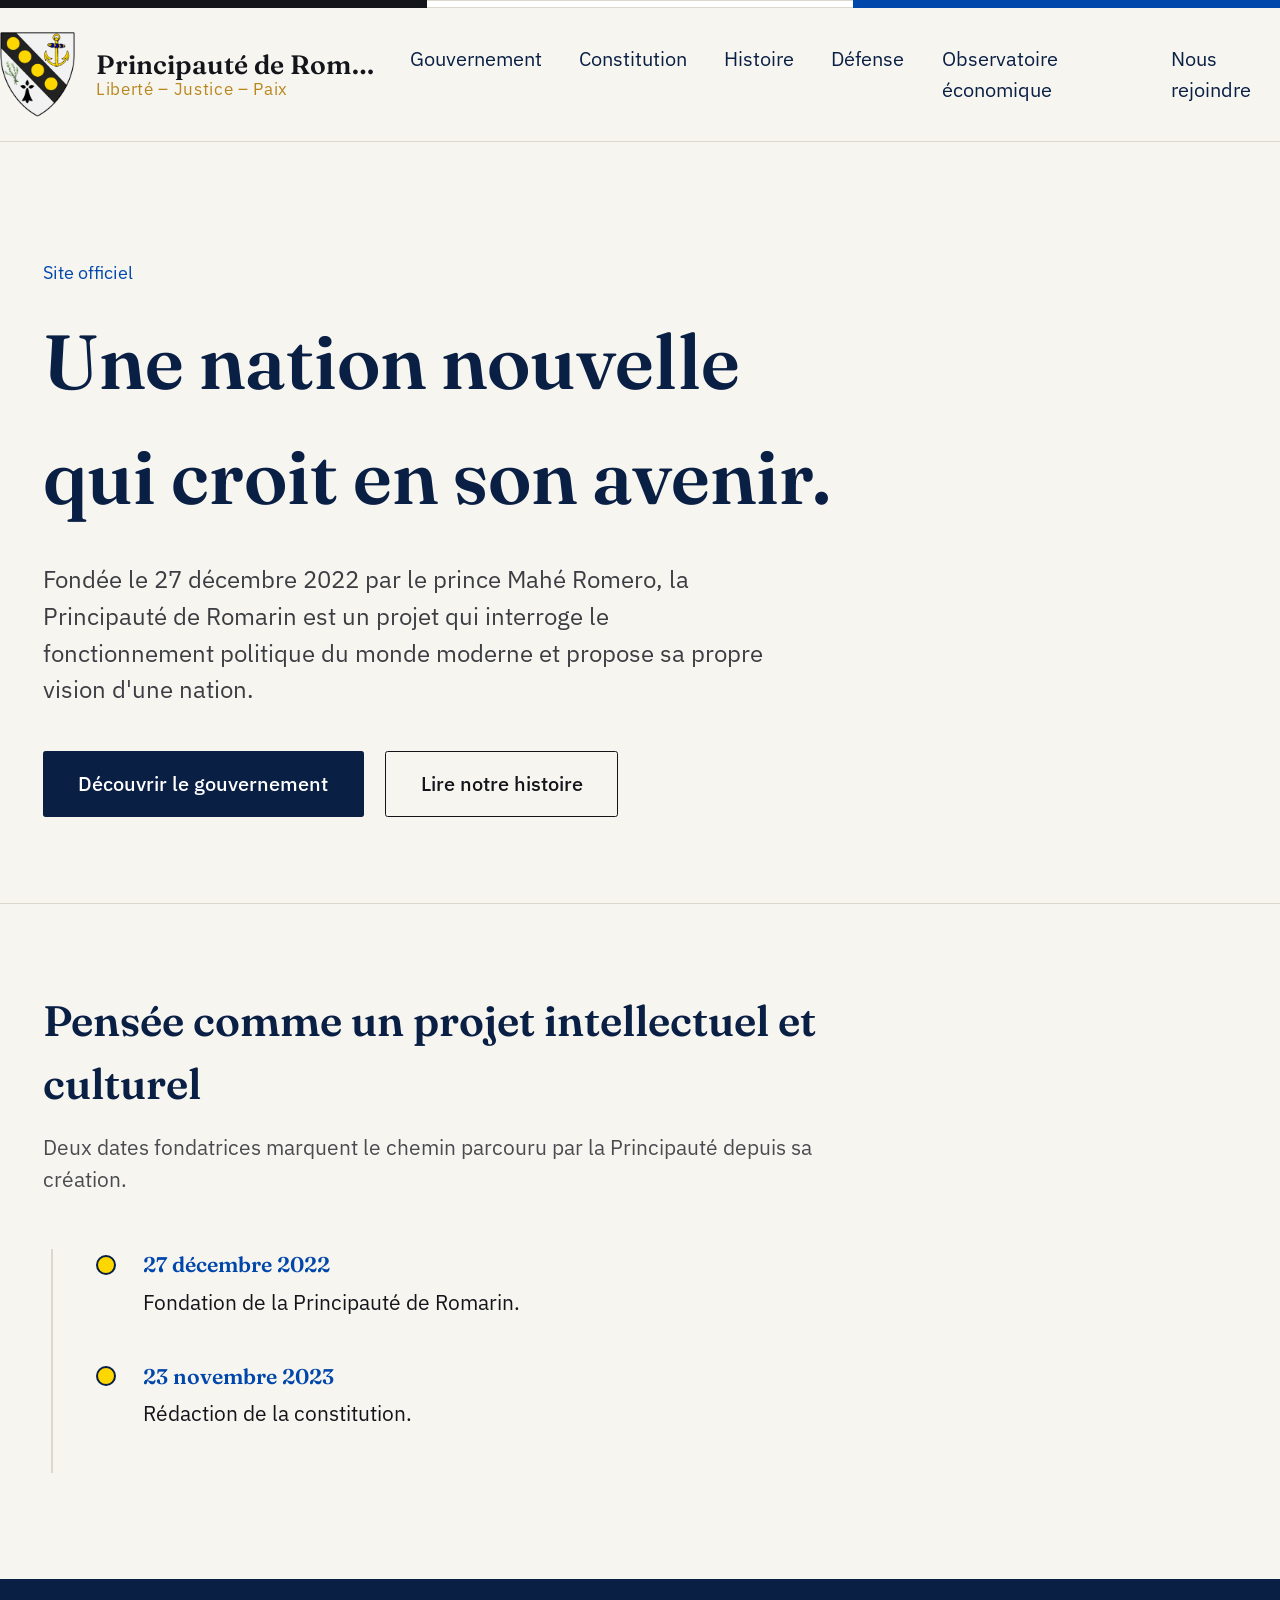
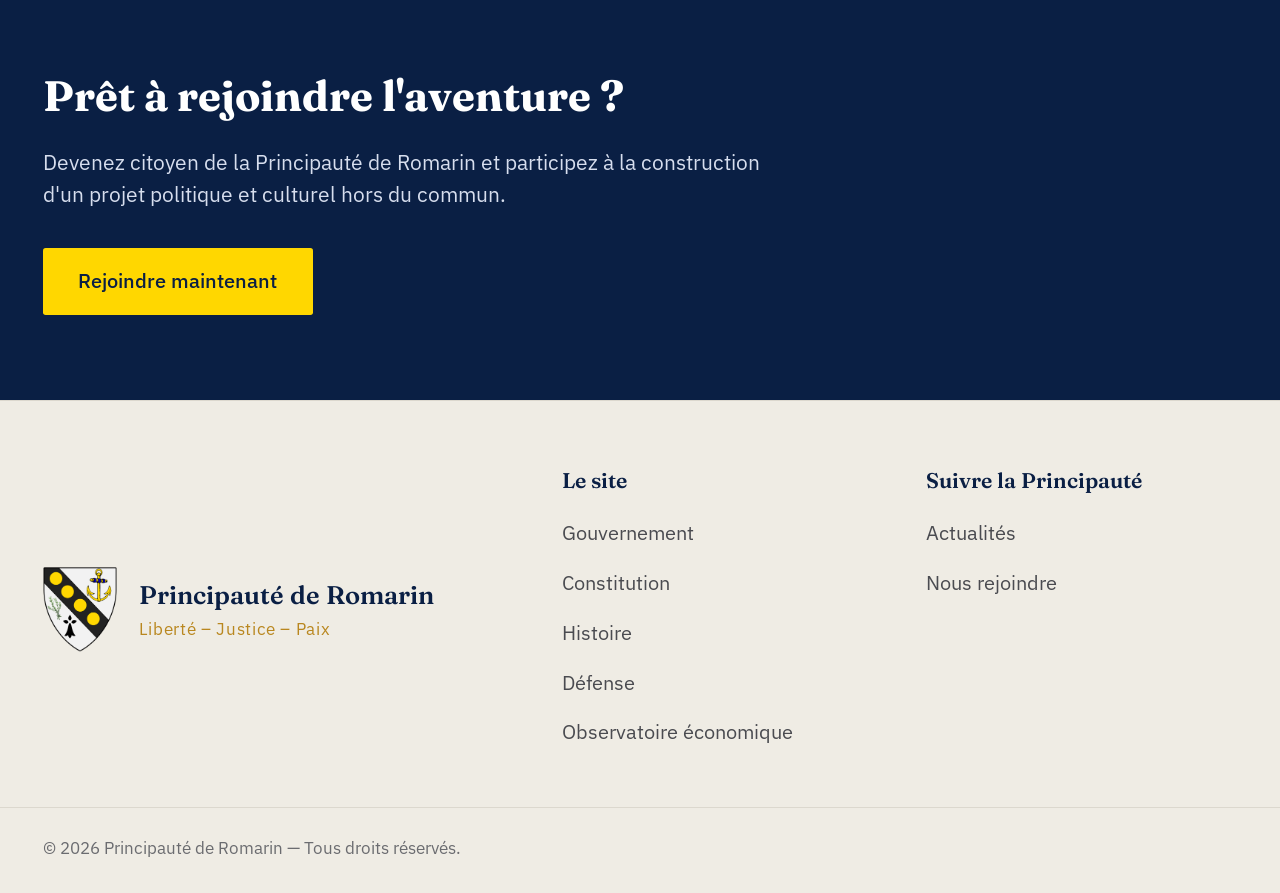
<file: index.html>
<!DOCTYPE html>
<html lang="fr">
<head>
<meta charset="UTF-8">
<meta name="viewport" content="width=device-width, initial-scale=1">
<title>Principauté de Romarin — Site officiel</title>
<link rel="stylesheet" href="style.css">
<link rel="shortcut icon" type="image/x-icon" href="assets/favicon.ico">
</head>
<body>

<div class="flagbar"><span class="b1"></span><span class="b2"></span><span class="b3"></span></div>

<header>
  <div class="wrap headrow">
    <a href="index.html" class="brand">
      <img src="assets/logo.png" alt="Blason de la Principauté de Romarin">
      <span class="brand-text">
        <span class="name">Principauté de Romarin</span>
        <span class="motto">Liberté – Justice – Paix</span>
      </span>
    </a>
    <button class="nav-toggle" aria-label="Ouvrir le menu" aria-expanded="false">☰</button>
    <nav>
      <ul>
        <li><a href="gouvernement.html">Gouvernement</a></li>
        <li><a href="constitution.html">Constitution</a></li>
        <li><a href="histoire.html">Histoire</a></li>
        <li><a href="forces-armees.html">Défense</a></li>
        <li><a href="dette-americaine.html">Observatoire économique</a></li>
        <li><a href="index.html#rejoindre">Nous rejoindre</a></li>
      </ul>
    </nav>
  </div>
</header>

<section class="hero">
  <div class="wrap">
    <p class="eyebrow">Site officiel</p>
    <h1>Une nation nouvelle qui croit en son avenir.</h1>
    <p class="lead">Fondée le 27 décembre 2022 par le prince Mahé Romero, la Principauté de Romarin est un projet qui interroge le fonctionnement politique du monde moderne et propose sa propre vision d'une nation.</p>
    <div class="hero-actions">
      <a href="gouvernement.html" class="btn btn-primary">Découvrir le gouvernement</a>
      <a href="histoire.html" class="btn btn-ghost">Lire notre histoire</a>
    </div>
  </div>
</section>

<section>
  <div class="wrap">
    <div class="section-head">
      <h2>Pensée comme un projet intellectuel et culturel</h2>
      <p>Deux dates fondatrices marquent le chemin parcouru par la Principauté depuis sa création.</p>
    </div>
    <ul class="timeline">
      <li><span class="date">27 décembre 2022</span>Fondation de la Principauté de Romarin.</li>
      <li><span class="date">23 novembre 2023</span>Rédaction de la constitution.</li>
    </ul>
  </div>
</section>

<section class="cta" id="rejoindre">
  <div class="wrap">
    <h2>Prêt à rejoindre l'aventure ?</h2>
    <p>Devenez citoyen de la Principauté de Romarin et participez à la construction d'un projet politique et culturel hors du commun.</p>
    <a href="https://forms.gle/HRVZZjBSjbexcoKR9" class="btn btn-primary" target="_blank" rel="noopener">Rejoindre maintenant</a>
  </div>
</section>

<footer>
  <div class="wrap footer-grid">
    <div class="footer-brand">
      <img src="assets/logo.png" alt="Blason de la Principauté de Romarin">
      <div>
        <strong>Principauté de Romarin</strong>
        <span>Liberté – Justice – Paix</span>
      </div>
    </div>
    <nav class="footer-col" aria-label="Rubriques du site">
      <h4>Le site</h4>
      <a href="gouvernement.html">Gouvernement</a>
      <a href="constitution.html">Constitution</a>
      <a href="histoire.html">Histoire</a>
      <a href="forces-armees.html">Défense</a>
      <a href="dette-americaine.html">Observatoire économique</a>
    </nav>
    <nav class="footer-col" aria-label="Liens utiles">
      <h4>Suivre la Principauté</h4>
      <a href="https://principautederomarin.fr/actualites.html#">Actualités</a>
      <a href="index.html#rejoindre">Nous rejoindre</a>
    </nav>
  </div>
  <div class="wrap footer-bottom">© 2026 Principauté de Romarin — Tous droits réservés.</div>
</footer>

<script src="script.js"></script>
</body>
</html>
</file>
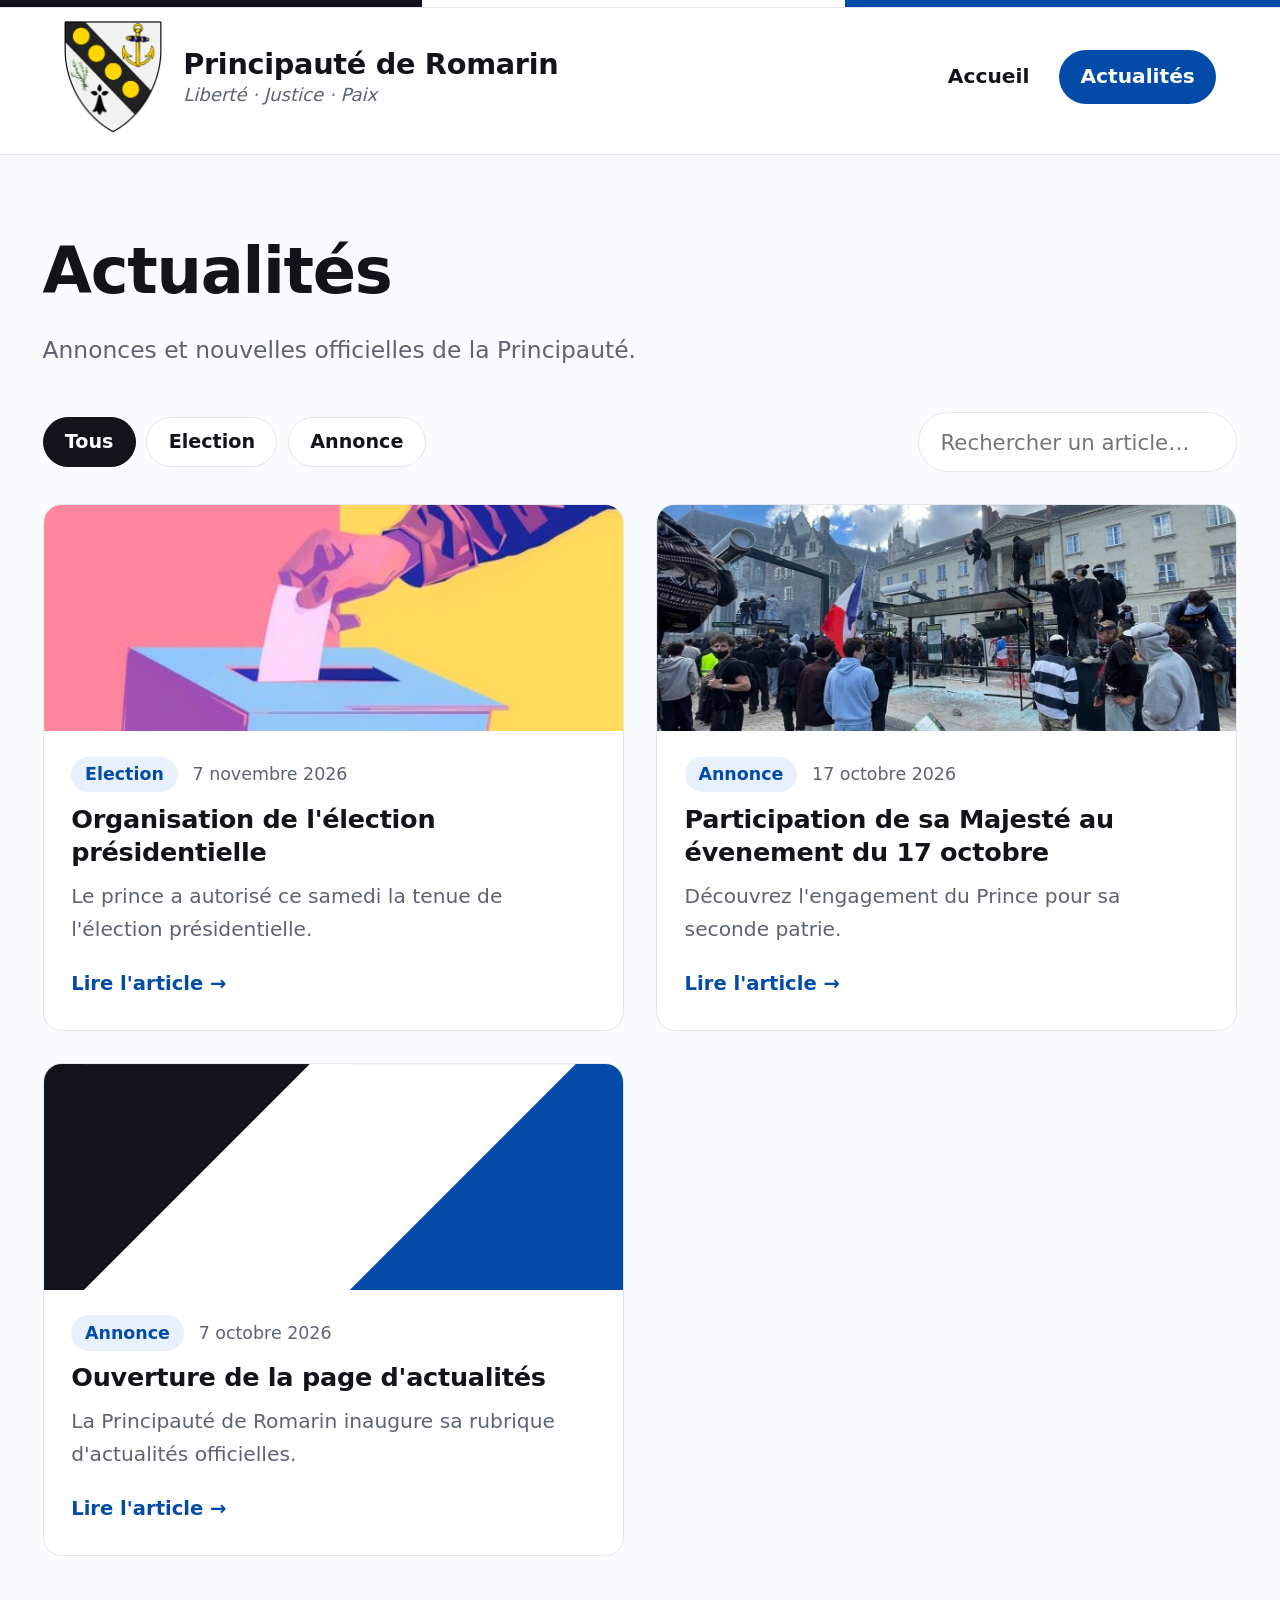
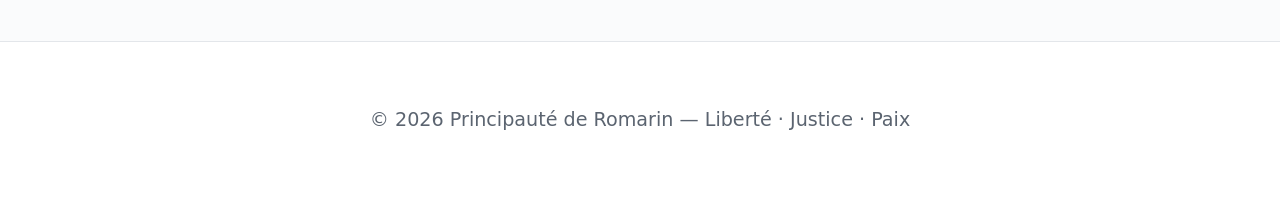
<file: actualites.html>
<!DOCTYPE html>
<html lang="fr">
<head>
  <meta charset="UTF-8">
  <meta name="viewport" content="width=device-width, initial-scale=1">
  <title>Actualités — Principauté de Romarin</title>
  <meta name="description" content="Les actualités officielles de la Principauté de Romarin.">
  <link rel="icon" href="asset/logo.png">
  <link rel="shortcut icon" type="image/x-icon" href="assets/favicon.ico">
  <link rel="stylesheet" href="actualites.css">
</head>
<body>

  <header class="site-header">
    <a class="brand" href="index.html" aria-label="Accueil de la Principauté de Romarin">
      <img src="assets/logo.png" alt="Blason de la Principauté de Romarin" class="brand-logo">
      <span class="brand-text">
        <span class="brand-name">Principauté de Romarin</span>
        <span class="brand-motto">Liberté · Justice · Paix</span>
      </span>
    </a>
    <nav class="main-nav" aria-label="Navigation principale">
      <a href="index.html">Accueil</a>
      <a href="actualites.html" class="active">Actualités</a>
    </nav>
  </header>

  <main>
    <!-- Vue liste -->
    <section id="vue-liste">
      <div class="page-title">
        <h1>Actualités</h1>
        <p>Annonces et nouvelles officielles de la Principauté.</p>
      </div>

      <div class="toolbar">
        <div id="filtres" class="filtres" role="group" aria-label="Filtrer par catégorie"></div>
        <input id="recherche" type="search" placeholder="Rechercher un article…" aria-label="Rechercher un article">
      </div>

      <div id="grille" class="grille"></div>
      <p id="vide" class="vide" hidden>Aucun article à afficher pour le moment.</p>
    </section>

    <!-- Vue article -->
    <article id="vue-article" hidden></article>
  </main>

  <footer class="site-footer">
    <p>© <span id="annee"></span> Principauté de Romarin — Liberté · Justice · Paix</p>
  </footer>

  <script src="articles.js"></script>
  <script src="actualites.js"></script>
</body>
</html>
</file>
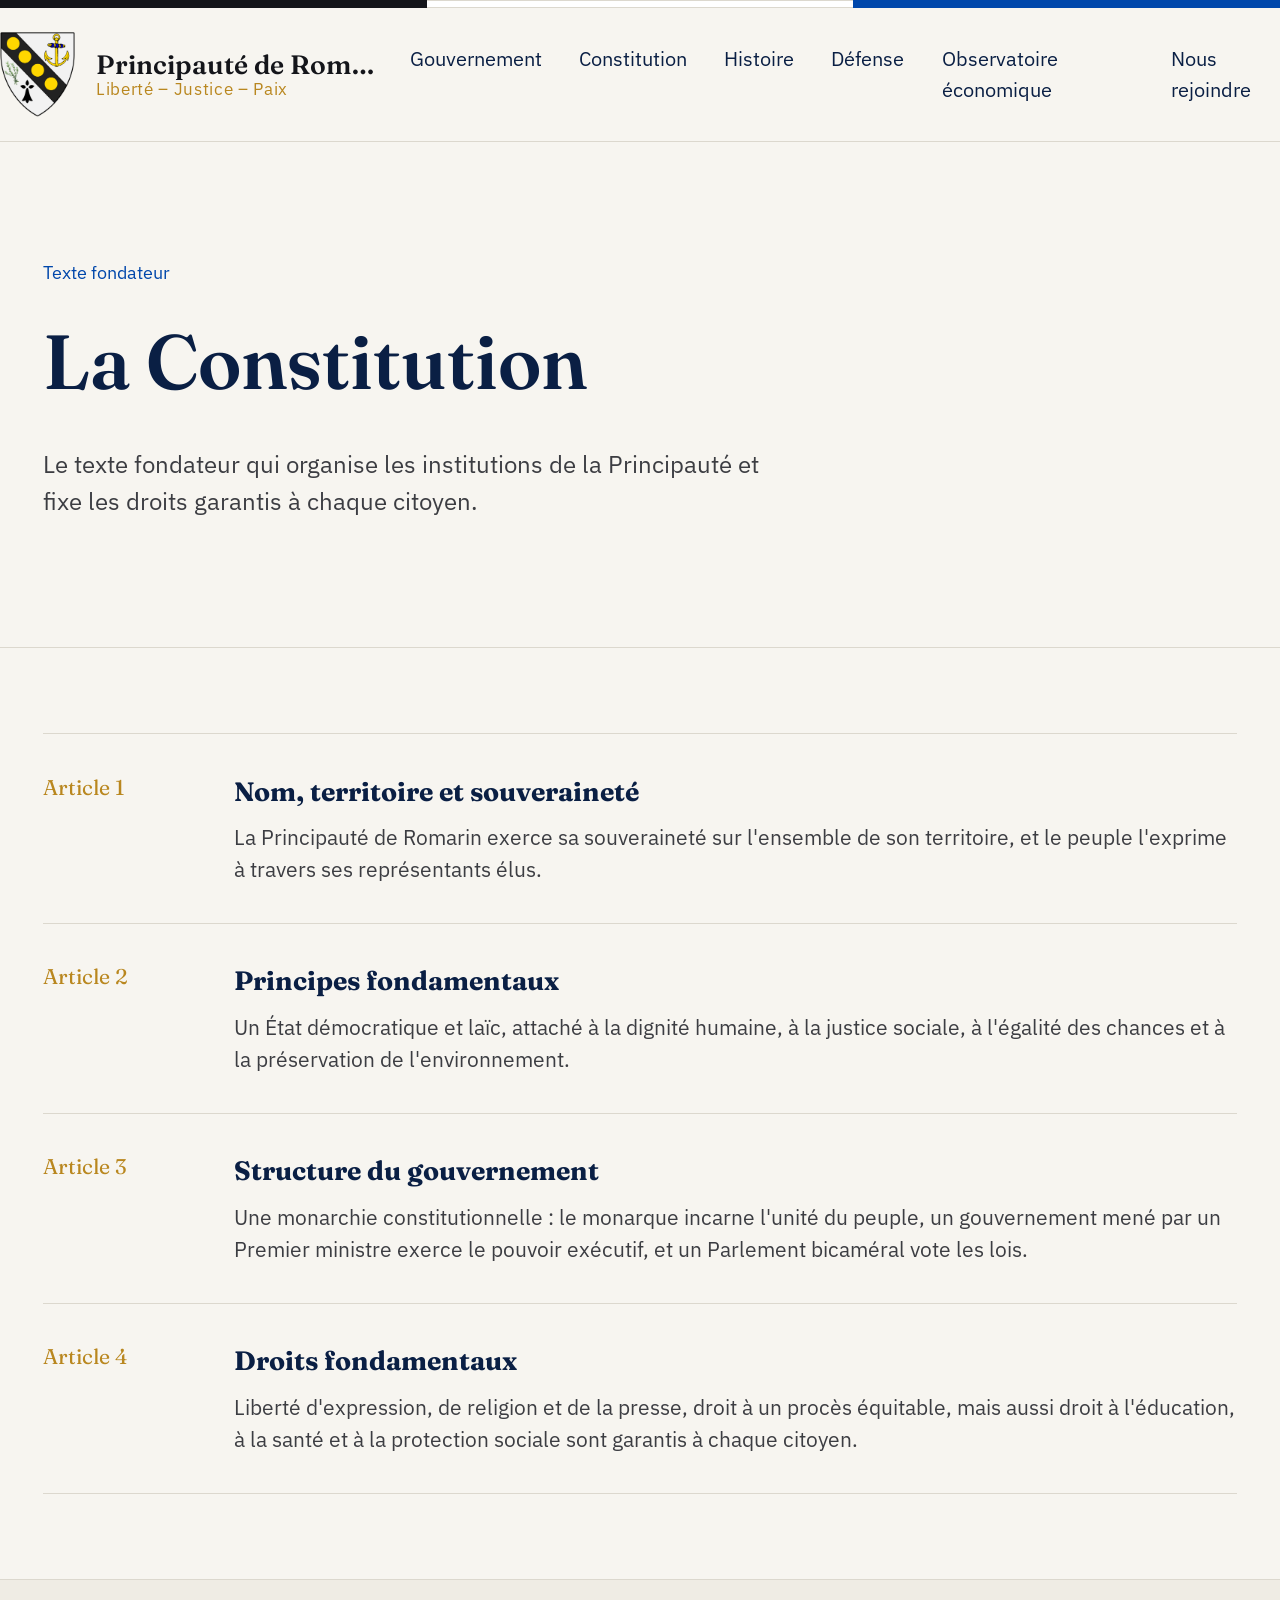
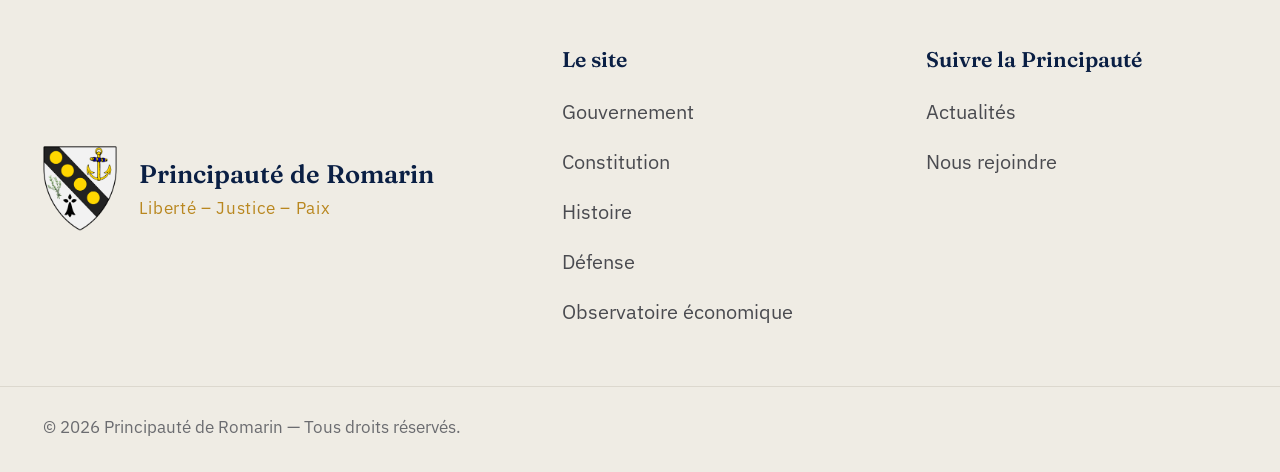
<file: constitution.html>
<!DOCTYPE html>
<html lang="fr">
<head>
<meta charset="UTF-8">
<meta name="viewport" content="width=device-width, initial-scale=1">
<title>Constitution — Principauté de Romarin</title>
<link rel="stylesheet" href="style.css">
<link rel="shortcut icon" type="image/x-icon" href="assets/favicon.ico">
</head>
<body>

<div class="flagbar"><span class="b1"></span><span class="b2"></span><span class="b3"></span></div>

<header>
  <div class="wrap headrow">
    <a href="index.html" class="brand">
      <img src="assets/logo.png" alt="Blason de la Principauté de Romarin">
      <span class="brand-text">
        <span class="name">Principauté de Romarin</span>
        <span class="motto">Liberté – Justice – Paix</span>
      </span>
    </a>
    <button class="nav-toggle" aria-label="Ouvrir le menu" aria-expanded="false">☰</button>
    <nav>
      <ul>
        <li><a href="gouvernement.html">Gouvernement</a></li>
        <li><a href="constitution.html">Constitution</a></li>
        <li><a href="histoire.html">Histoire</a></li>
        <li><a href="forces-armees.html">Défense</a></li>
        <li><a href="dette-americaine.html">Observatoire économique</a></li>
        <li><a href="index.html#rejoindre">Nous rejoindre</a></li>
      </ul>
    </nav>
  </div>
</header>

<section class="hero">
  <div class="wrap">
    <p class="eyebrow">Texte fondateur</p>
    <h1>La Constitution</h1>
    <p class="lead">Le texte fondateur qui organise les institutions de la Principauté et fixe les droits garantis à chaque citoyen.</p>
  </div>
</section>

<section>
  <div class="wrap">
    <div class="articles">
      <div class="article">
        <span class="num">Article 1</span>
        <div>
          <h3>Nom, territoire et souveraineté</h3>
          <p>La Principauté de Romarin exerce sa souveraineté sur l'ensemble de son territoire, et le peuple l'exprime à travers ses représentants élus.</p>
        </div>
      </div>
      <div class="article">
        <span class="num">Article 2</span>
        <div>
          <h3>Principes fondamentaux</h3>
          <p>Un État démocratique et laïc, attaché à la dignité humaine, à la justice sociale, à l'égalité des chances et à la préservation de l'environnement.</p>
        </div>
      </div>
      <div class="article">
        <span class="num">Article 3</span>
        <div>
          <h3>Structure du gouvernement</h3>
          <p>Une monarchie constitutionnelle : le monarque incarne l'unité du peuple, un gouvernement mené par un Premier ministre exerce le pouvoir exécutif, et un Parlement bicaméral vote les lois.</p>
        </div>
      </div>
      <div class="article">
        <span class="num">Article 4</span>
        <div>
          <h3>Droits fondamentaux</h3>
          <p>Liberté d'expression, de religion et de la presse, droit à un procès équitable, mais aussi droit à l'éducation, à la santé et à la protection sociale sont garantis à chaque citoyen.</p>
        </div>
      </div>
    </div>
  </div>
</section>

<footer>
<div class="wrap footer-grid">
    <div class="footer-brand">
      <img src="assets/logo.png" alt="Blason de la Principauté de Romarin">
      <div>
        <strong>Principauté de Romarin</strong>
        <span>Liberté – Justice – Paix</span>
      </div>
    </div>
    <nav class="footer-col" aria-label="Rubriques du site">
      <h4>Le site</h4>
      <a href="gouvernement.html">Gouvernement</a>
      <a href="constitution.html">Constitution</a>
      <a href="histoire.html">Histoire</a>
      <a href="forces-armees.html">Défense</a>
      <a href="dette-americaine.html">Observatoire économique</a>
    </nav>
    <nav class="footer-col" aria-label="Liens utiles">
      <h4>Suivre la Principauté</h4>
      <a href="https://principautederomarin.fr/actualites.html#">Actualités</a>
      <a href="index.html#rejoindre">Nous rejoindre</a>
    </nav>
  </div>
  <div class="wrap footer-bottom">© 2026 Principauté de Romarin — Tous droits réservés.</div>
</footer>

<script src="script.js"></script>
</body>
</html>
</file>
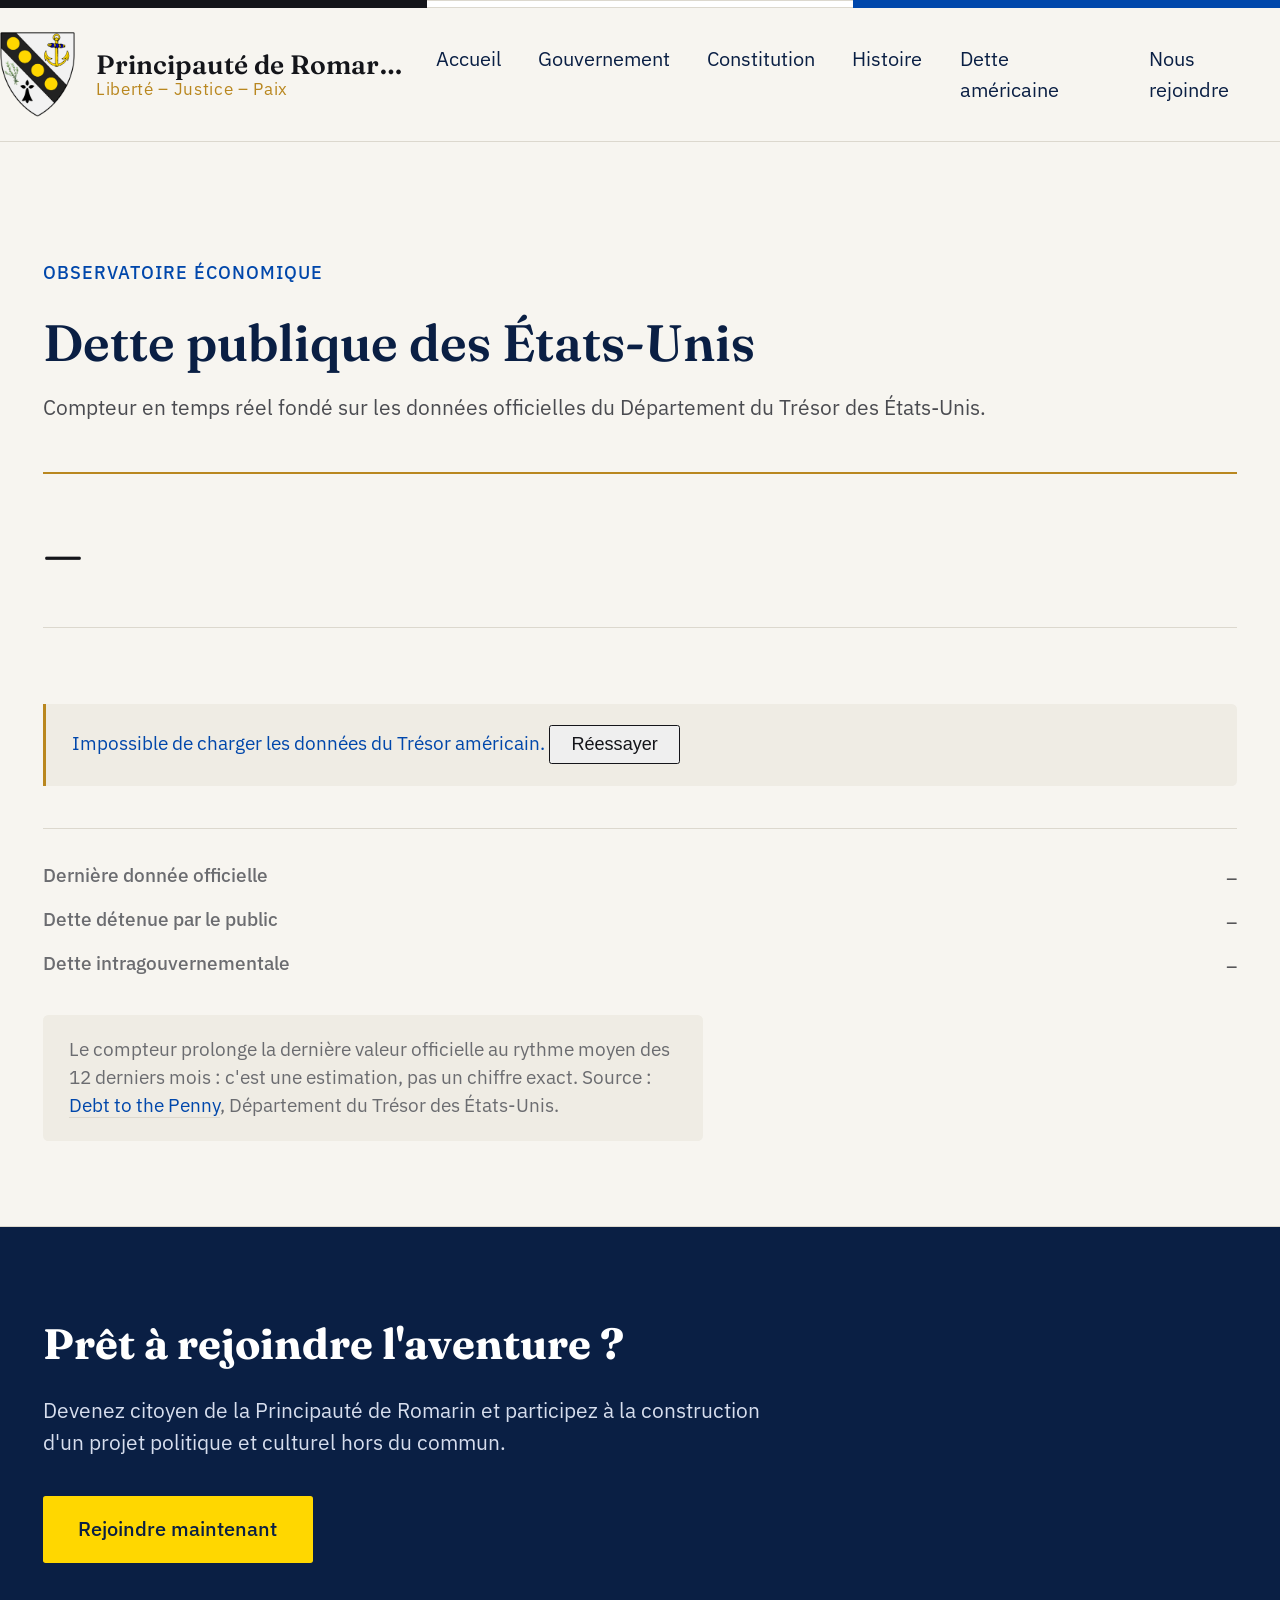
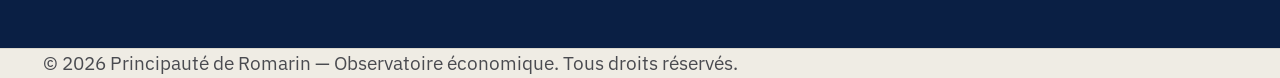
<file: Dette américaine — Page HTML (style Principauté de Romarin).html>
<!DOCTYPE html>
<html lang="fr">
<head>
<meta charset="UTF-8">
<meta name="viewport" content="width=device-width, initial-scale=1">
<title>Dette publique des États-Unis — Principauté de Romarin</title>
<link rel="stylesheet" href="style.css">
<link rel="shortcut icon" type="image/x-icon" href="assets/favicon.ico">
<style>
  /* Styles spécifiques à la page dette-américaine */
  body{display:flex;flex-direction:column;min-height:100vh;}

  .hero-debt{padding:88px 0 64px;border-bottom:1px solid var(--line);flex:1 1 auto;}
  .hero-debt .eyebrow{font-size:.85rem;color:var(--blue);margin:0 0 14px;text-transform:uppercase;letter-spacing:.06em;font-weight:500;}
  .hero-debt h1{font-family:var(--serif);font-size:clamp(1.6rem,4vw,2.4rem);font-weight:600;margin:0 0 8px;color:var(--blue-deep);}
  .hero-debt .subtitle{font-size:1rem;color:#4a4b50;margin:0 0 36px;}

  #debt{
    font-family:var(--serif);
    font-size:clamp(2rem,7vw,3.8rem);
    line-height:1.1;
    color:var(--ink);
    font-variant-numeric:tabular-nums lining-nums;
    overflow-wrap:anywhere;
    margin:0;
    padding:24px 0;
    border-top:2px solid var(--gold);
    border-bottom:1px solid var(--line);
  }
  #rate{margin:16px 0 0;color:var(--blue);font-weight:500;min-height:1.6em;font-size:1rem;}

  dl{display:grid;grid-template-columns:auto 1fr;gap:.5rem 1.5rem;margin:32px 0 0;padding-top:24px;border-top:1px solid var(--line);}
  dt{color:#6b6c70;font-size:.9rem;font-weight:500;}
  dd{margin:0;text-align:right;font-variant-numeric:tabular-nums;font-family:var(--serif);font-size:1.05rem;color:var(--ink);}

  #status{margin:16px 0 0;color:var(--blue);padding:16px 20px;background:var(--paper-dim);border-left:3px solid var(--gold);border-radius:0 4px 4px 0;font-size:.9rem;}
  #status[hidden]{display:none;}
  #status .btn{padding:6px 16px;font-size:.85rem;}

  .note{margin:24px 0 0;max-width:60ch;font-size:.875rem;color:#6b6c70;padding:16px 20px;background:var(--paper-dim);border-radius:4px;}
  .note a{color:var(--blue);text-decoration:none;border-bottom:1px solid var(--line);}
  .note a:hover{border-color:var(--blue);}

  @media (max-width:760px){
    section.hero-debt{padding:48px 0 40px;}
    dl{grid-template-columns:1fr;gap:.25rem;}
    dd{text-align:left;}
  }
</style>
</head>
<body>

<div class="flagbar"><span class="b1"></span><span class="b2"></span><span class="b3"></span></div>

<header>
  <div class="wrap headrow">
    <a href="index.html" class="brand">
      <img src="assets/logo.png" alt="Blason de la Principauté de Romarin">
      <span class="brand-text">
        <span class="name">Principauté de Romarin</span>
        <span class="motto">Liberté – Justice – Paix</span>
      </span>
    </a>
    <button class="nav-toggle" aria-label="Ouvrir le menu" aria-expanded="false">☰</button>
    <nav>
      <ul>
        <li><a href="index.html">Accueil</a></li>
        <li><a href="gouvernement.html">Gouvernement</a></li>
        <li><a href="constitution.html">Constitution</a></li>
        <li><a href="histoire.html">Histoire</a></li>
        <li><a href="dette-americaine.html">Dette américaine</a></li>
        <li><a href="index.html#rejoindre">Nous rejoindre</a></li>
      </ul>
    </nav>
  </div>
</header>

<section class="hero-debt">
  <div class="wrap">
    <p class="eyebrow">Observatoire économique</p>
    <h1>Dette publique des États-Unis</h1>
    <p class="subtitle">Compteur en temps réel fondé sur les données officielles du Département du Trésor des États-Unis.</p>
    <p id="debt" aria-live="off">Chargement…</p>
    <p id="rate"></p>
    <p id="status" role="alert" hidden>Impossible de charger les données du Trésor américain. <button id="retry" type="button" class="btn btn-ghost">Réessayer</button></p>
    <dl>
      <dt>Dernière donnée officielle</dt><dd id="date">–</dd>
      <dt>Dette détenue par le public</dt><dd id="pub">–</dd>
      <dt>Dette intragouvernementale</dt><dd id="intra">–</dd>
    </dl>
    <p class="note">Le compteur prolonge la dernière valeur officielle au rythme moyen des 12 derniers mois : c'est une estimation, pas un chiffre exact. Source : <a href="https://fiscaldata.treasury.gov/datasets/debt-to-the-penny/" target="_blank" rel="noopener">Debt to the Penny</a>, Département du Trésor des États-Unis.</p>
  </div>
</section>

<section class="cta" id="rejoindre">
  <div class="wrap">
    <h2>Prêt à rejoindre l'aventure ?</h2>
    <p>Devenez citoyen de la Principauté de Romarin et participez à la construction d'un projet politique et culturel hors du commun.</p>
    <a href="https://forms.gle/HRVZZjBSjbexcoKR9" class="btn btn-primary" target="_blank" rel="noopener">Rejoindre maintenant</a>
  </div>
</section>

<footer>
  <div class="wrap">© 2026 Principauté de Romarin — Observatoire économique. Tous droits réservés.</div>
</footer>

<script src="script.js"></script>
<script>
const API = 'https://api.fiscaldata.treasury.gov/services/api/fiscal_service/v2/accounting/od/debt_to_penny';
const nf = new Intl.NumberFormat('fr-FR', { maximumFractionDigits: 0 });
const $ = id => document.getElementById(id);
const reduce = matchMedia('(prefers-reduced-motion: reduce)').matches;
const day = s => Date.parse(s + 'T00:00:00Z');
let timer;

async function load() {
  clearInterval(timer);
  $('status').hidden = true;
  $('debt').textContent = 'Chargement…';
  try {
    const since = new Date(Date.now() - 365 * 864e5).toISOString().slice(0, 10);
    const q = new URLSearchParams({
      fields: 'record_date,tot_pub_debt_out_amt,debt_held_public_amt,intragov_hold_amt',
      filter: 'record_date:gte:' + since,
      sort: '-record_date',
      'page[size]': '400'
    });
    const res = await fetch(API + '?' + q);
    if (!res.ok) throw new Error(res.status);
    const rows = (await res.json()).data;
    if (!rows || rows.length < 2) throw new Error('données vides');

    const last = rows[0], first = rows[rows.length - 1];
    const total = parseFloat(last.tot_pub_debt_out_amt);
    const seconds = (day(last.record_date) - day(first.record_date)) / 1000;
    const rate = (total - parseFloat(first.tot_pub_debt_out_amt)) / seconds;
    const t0 = day(last.record_date) + 864e5;

    $('rate').textContent = '+ ' + nf.format(rate) + ' $ par seconde en moyenne';
    $('date').textContent = new Date(day(last.record_date)).toLocaleDateString('fr-FR', { dateStyle: 'long', timeZone: 'UTC' });
    $('pub').textContent = nf.format(parseFloat(last.debt_held_public_amt)) + ' $';
    $('intra').textContent = nf.format(parseFloat(last.intragov_hold_amt)) + ' $';

    const tick = () => {
      const s = Math.max(0, (Date.now() - t0) / 1000);
      $('debt').textContent = nf.format(total + rate * s) + ' $';
    };
    tick();
    timer = setInterval(tick, reduce ? 1000 : 100);
  } catch (e) {
    $('debt').textContent = '–';
    $('rate').textContent = '';
    $('status').hidden = false;
  }
}
$('retry').addEventListener('click', load);
load();
</script>
</body>
</html>
</file>
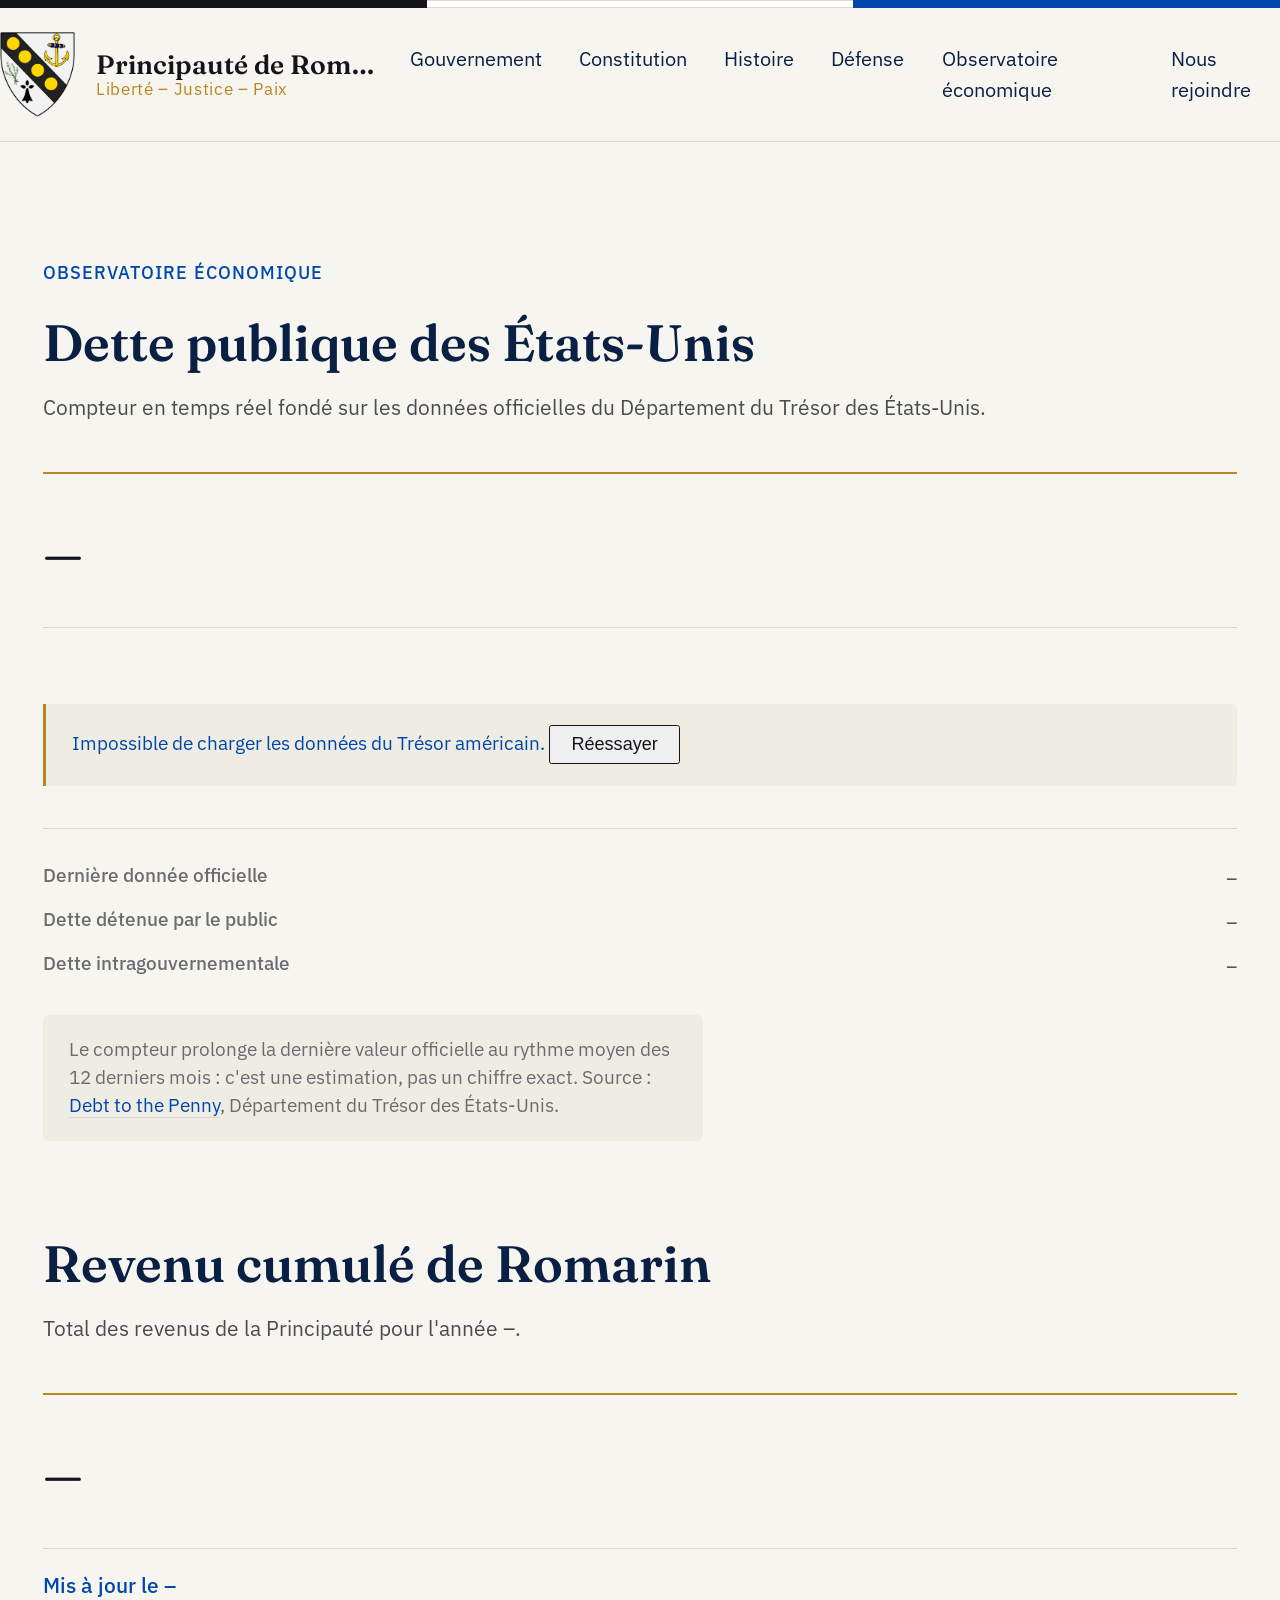
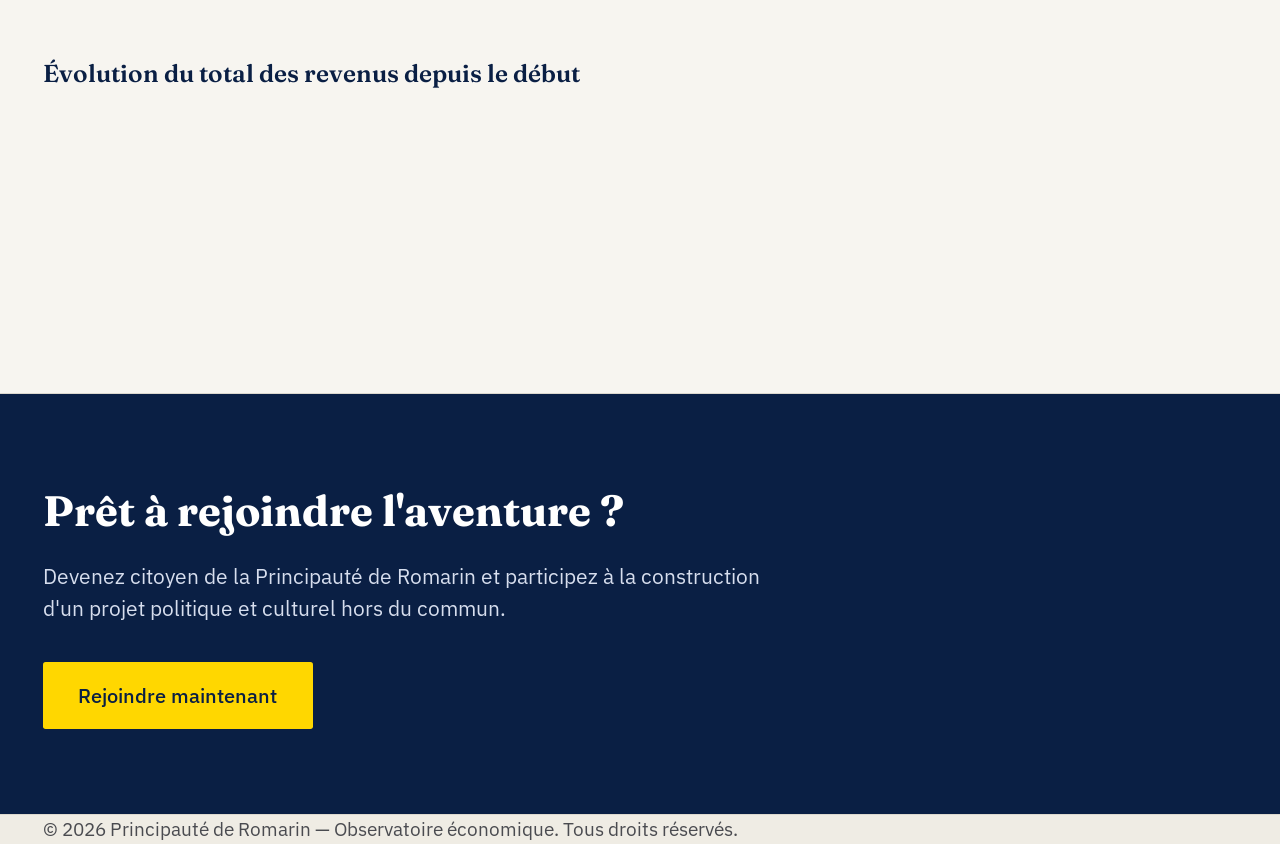
<file: dette-americaine.html>
<!DOCTYPE html>
<html lang="fr">
<head>
<meta charset="UTF-8">
<meta name="viewport" content="width=device-width, initial-scale=1">
<title>Dette publique des États-Unis — Principauté de Romarin</title>
<link rel="stylesheet" href="style.css">
<link rel="shortcut icon" type="image/x-icon" href="assets/favicon.ico">
<style>
  /* Styles spécifiques à la page dette-américaine */
  body{display:flex;flex-direction:column;min-height:100vh;}

  .hero-debt{padding:88px 0 64px;border-bottom:1px solid var(--line);flex:1 1 auto;}
  .hero-debt .eyebrow{font-size:.85rem;color:var(--blue);margin:0 0 14px;text-transform:uppercase;letter-spacing:.06em;font-weight:500;}
  .hero-debt h1,.hero-debt h2{font-family:var(--serif);font-size:clamp(1.6rem,4vw,2.4rem);font-weight:600;margin:0 0 8px;color:var(--blue-deep);}
  .hero-debt .subtitle{font-size:1rem;color:#4a4b50;margin:0 0 36px;}

  #rate{margin:16px 0 0;color:var(--blue);font-weight:500;min-height:1.6em;font-size:1rem;}

  dl{display:grid;grid-template-columns:auto 1fr;gap:.5rem 1.5rem;margin:32px 0 0;padding-top:24px;border-top:1px solid var(--line);}
  dt{color:#6b6c70;font-size:.9rem;font-weight:500;}
  dd{margin:0;text-align:right;font-variant-numeric:tabular-nums;font-family:var(--serif);font-size:1.05rem;color:var(--ink);}

  #status{margin:16px 0 0;color:var(--blue);padding:16px 20px;background:var(--paper-dim);border-left:3px solid var(--gold);border-radius:0 4px 4px 0;font-size:.9rem;}
  #status[hidden]{display:none;}
  #status .btn{padding:6px 16px;font-size:.85rem;}

  .note{margin:24px 0 0;max-width:60ch;font-size:.875rem;color:#6b6c70;padding:16px 20px;background:var(--paper-dim);border-radius:4px;}
  .note a{color:var(--blue);text-decoration:none;border-bottom:1px solid var(--line);}
  .note a:hover{border-color:var(--blue);}

  @media (max-width:760px){
    section.hero-debt{padding:48px 0 40px;}
    dl{grid-template-columns:1fr;gap:.25rem;}
    dd{text-align:left;}
  }
</style>
</head>
<body>

<div class="flagbar"><span class="b1"></span><span class="b2"></span><span class="b3"></span></div>

<header>
  <div class="wrap headrow">
    <a href="index.html" class="brand">
      <img src="assets/logo.png" alt="Blason de la Principauté de Romarin">
      <span class="brand-text">
        <span class="name">Principauté de Romarin</span>
        <span class="motto">Liberté – Justice – Paix</span>
      </span>
    </a>
    <button class="nav-toggle" aria-label="Ouvrir le menu" aria-expanded="false">☰</button>
    <nav>
      <ul>
        <li><a href="gouvernement.html">Gouvernement</a></li>
        <li><a href="constitution.html">Constitution</a></li>
        <li><a href="histoire.html">Histoire</a></li>
        <li><a href="forces-armees.html">Défense</a></li>
        <li><a href="dette-americaine.html">Observatoire économique</a></li>
        <li><a href="index.html#rejoindre">Nous rejoindre</a></li>
      </ul>
    </nav>
  </div>
</header>

<section class="hero-debt">
  <div class="wrap">
    <p class="eyebrow">Observatoire économique</p>
    <h1>Dette publique des États-Unis</h1>
    <p class="subtitle">Compteur en temps réel fondé sur les données officielles du Département du Trésor des États-Unis.</p>
    <p id="debt" class="big-number" aria-live="off">Chargement…</p>
    <p id="rate"></p>
    <p id="status" role="alert" hidden>Impossible de charger les données du Trésor américain. <button id="retry" type="button" class="btn btn-ghost">Réessayer</button></p>
    <dl>
      <dt>Dernière donnée officielle</dt><dd id="date">–</dd>
      <dt>Dette détenue par le public</dt><dd id="pub">–</dd>
      <dt>Dette intragouvernementale</dt><dd id="intra">–</dd>
    </dl>

    <p class="note">Le compteur prolonge la dernière valeur officielle au rythme moyen des 12 derniers mois : c'est une estimation, pas un chiffre exact. Source : <a href="https://fiscaldata.treasury.gov/datasets/debt-to-the-penny/" target="_blank" rel="noopener">Debt to the Penny</a>, Département du Trésor des États-Unis.</p>

    <div class="revenue">
      <h2>Revenu cumulé de Romarin</h2>
      <p class="subtitle">Total des revenus de la Principauté pour l'année <span id="rev-year">–</span>.</p>
      <p id="revenue" class="big-number">–</p>
      <p id="revenue-usd" class="revenue-usd" hidden></p>
      <p class="revenue-date">Mis à jour le <span id="rev-date">–</span></p>

      <figure class="revenue-chart">
        <figcaption>Évolution du total des revenus depuis le début</figcaption>
        <svg id="revenue-chart" role="img" aria-label="Graphique de l'évolution du total cumulé des revenus de Romarin"></svg>
      </figure>
    </div>
  </div>
</section>

<section class="cta" id="rejoindre">
  <div class="wrap">
    <h2>Prêt à rejoindre l'aventure ?</h2>
    <p>Devenez citoyen de la Principauté de Romarin et participez à la construction d'un projet politique et culturel hors du commun.</p>
    <a href="https://forms.gle/HRVZZjBSjbexcoKR9" class="btn btn-primary" target="_blank" rel="noopener">Rejoindre maintenant</a>
  </div>
</section>

<footer>
  <div class="wrap">© 2026 Principauté de Romarin — Observatoire économique. Tous droits réservés.</div>
</footer>

<script src="script.js"></script>
<script>
const API = 'https://api.fiscaldata.treasury.gov/services/api/fiscal_service/v2/accounting/od/debt_to_penny';
const nf = new Intl.NumberFormat('fr-FR', { maximumFractionDigits: 0 });
const $ = id => document.getElementById(id);
const reduce = matchMedia('(prefers-reduced-motion: reduce)').matches;
const day = s => Date.parse(s + 'T00:00:00Z');
let timer;

async function load() {
  clearInterval(timer);
  $('status').hidden = true;
  $('debt').textContent = 'Chargement…';
  try {
    const since = new Date(Date.now() - 365 * 864e5).toISOString().slice(0, 10);
    const q = new URLSearchParams({
      fields: 'record_date,tot_pub_debt_out_amt,debt_held_public_amt,intragov_hold_amt',
      filter: 'record_date:gte:' + since,
      sort: '-record_date',
      'page[size]': '400'
    });
    const res = await fetch(API + '?' + q);
    if (!res.ok) throw new Error(res.status);
    const rows = (await res.json()).data;
    if (!rows || rows.length < 2) throw new Error('données vides');

    const last = rows[0], first = rows[rows.length - 1];
    const total = parseFloat(last.tot_pub_debt_out_amt);
    const seconds = (day(last.record_date) - day(first.record_date)) / 1000;
    const rate = (total - parseFloat(first.tot_pub_debt_out_amt)) / seconds;
    const t0 = day(last.record_date) + 864e5;

    $('rate').textContent = '+ ' + nf.format(rate) + ' $ par seconde en moyenne';
    $('date').textContent = new Date(day(last.record_date)).toLocaleDateString('fr-FR', { dateStyle: 'long', timeZone: 'UTC' });
    $('pub').textContent = nf.format(parseFloat(last.debt_held_public_amt)) + ' $';
    $('intra').textContent = nf.format(parseFloat(last.intragov_hold_amt)) + ' $';

    const tick = () => {
      const s = Math.max(0, (Date.now() - t0) / 1000);
      $('debt').textContent = nf.format(total + rate * s) + ' $';
    };
    tick();
    timer = setInterval(tick, reduce ? 1000 : 100);
  } catch (e) {
    $('debt').textContent = '–';
    $('rate').textContent = '';
    $('status').hidden = false;
  }
}
$('retry').addEventListener('click', load);
load();
</script>
</body>
</html>
</file>
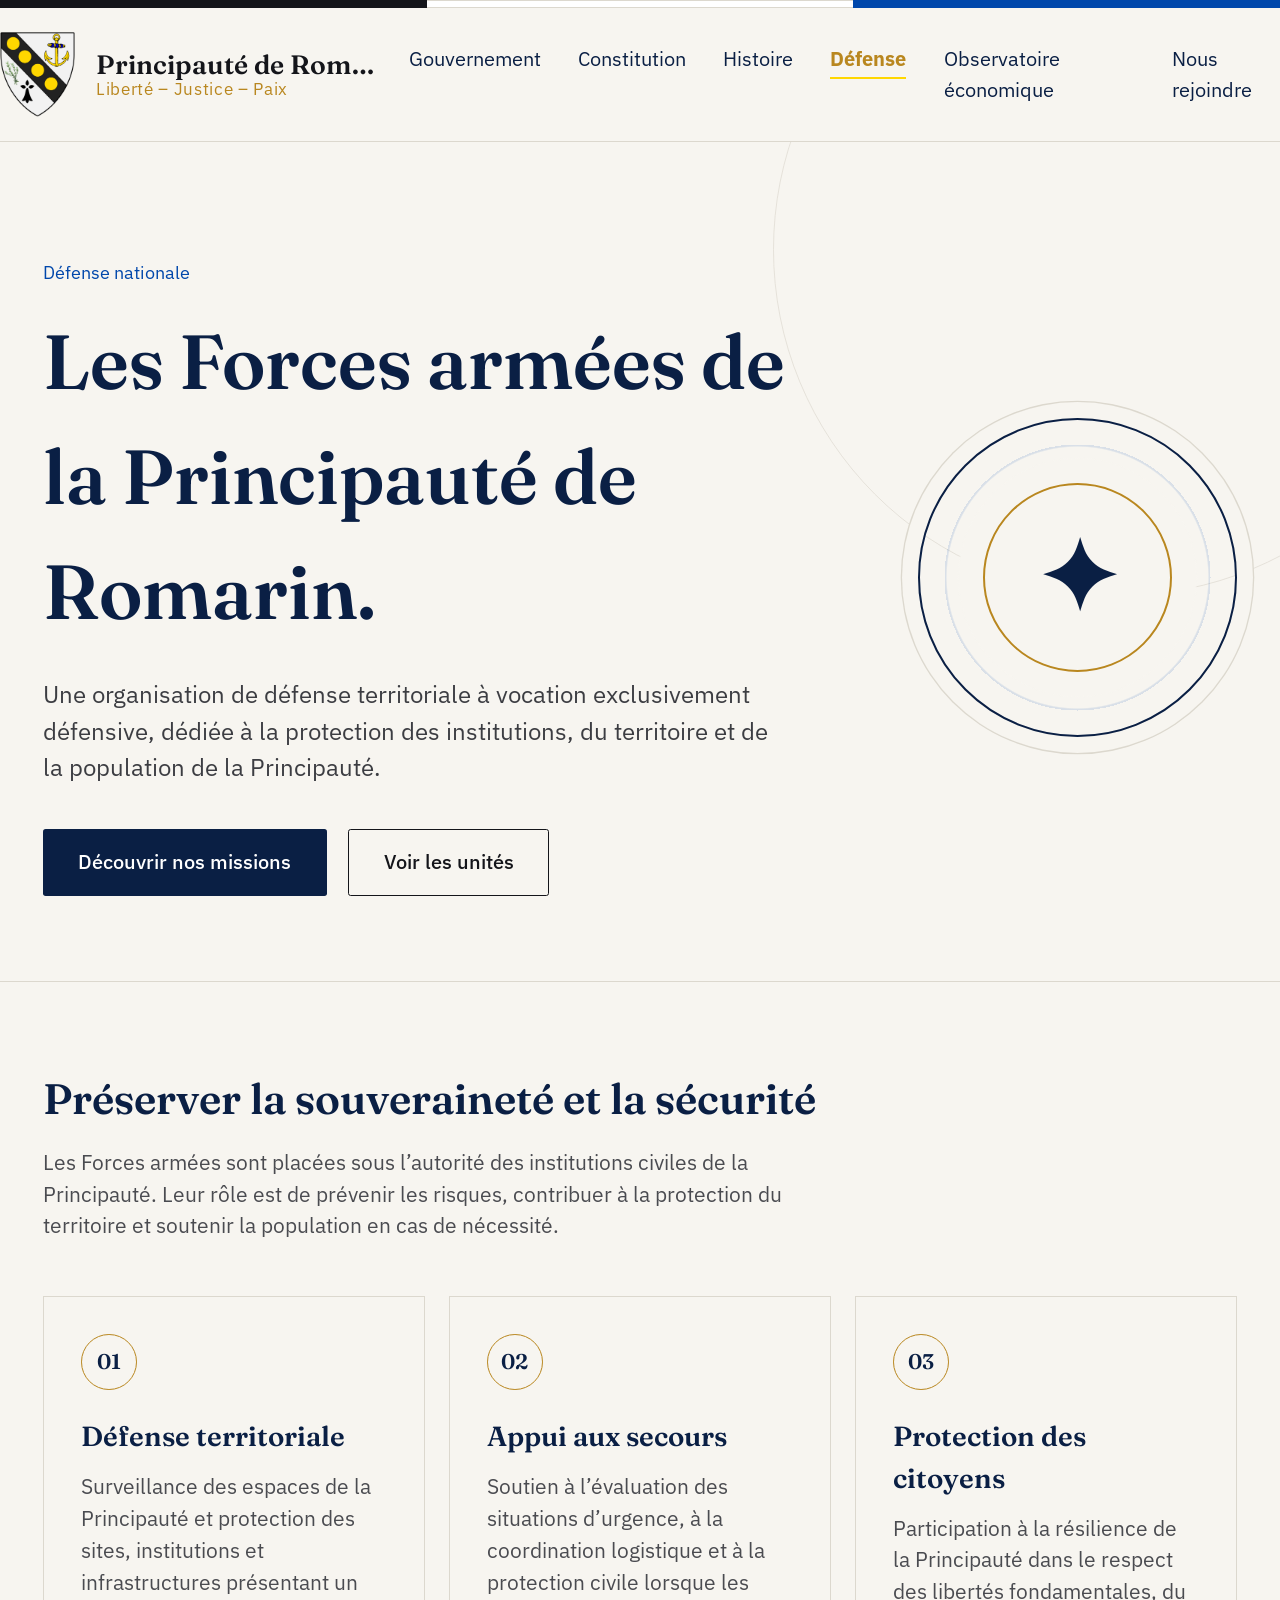
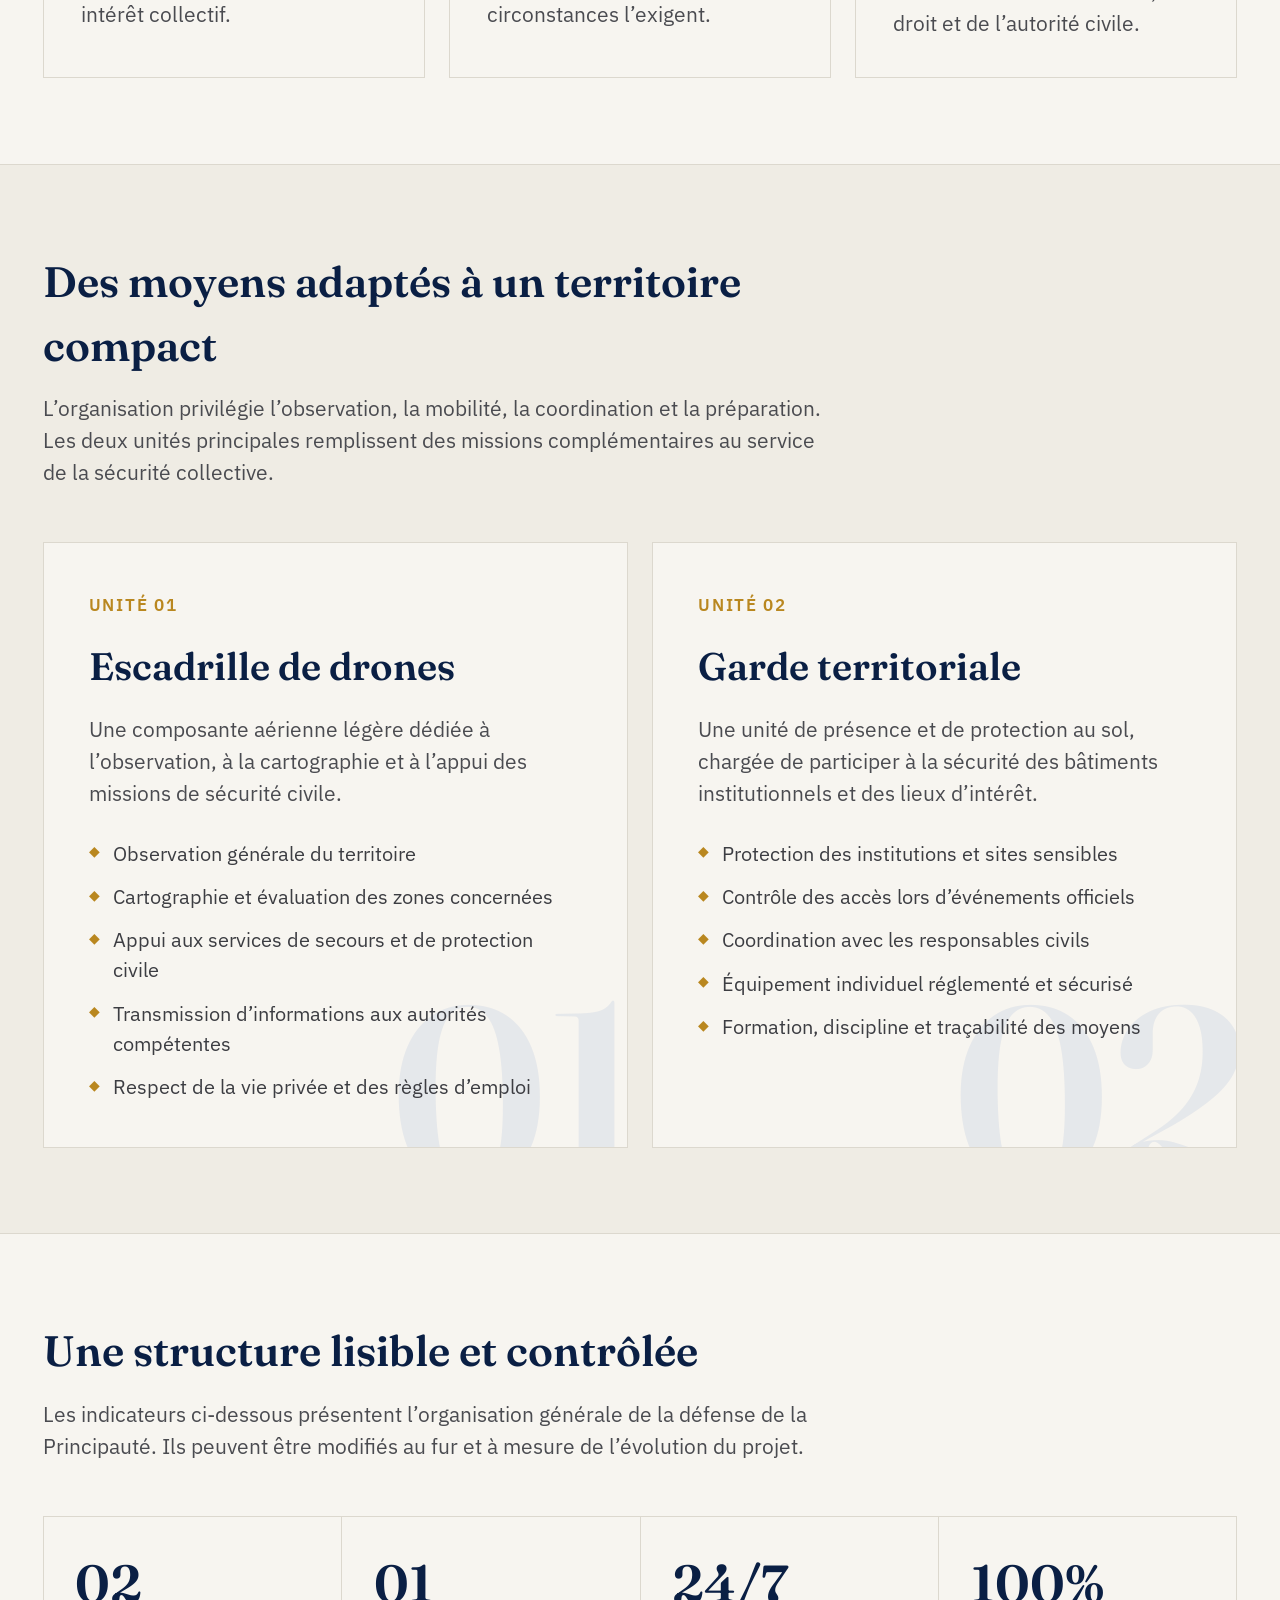
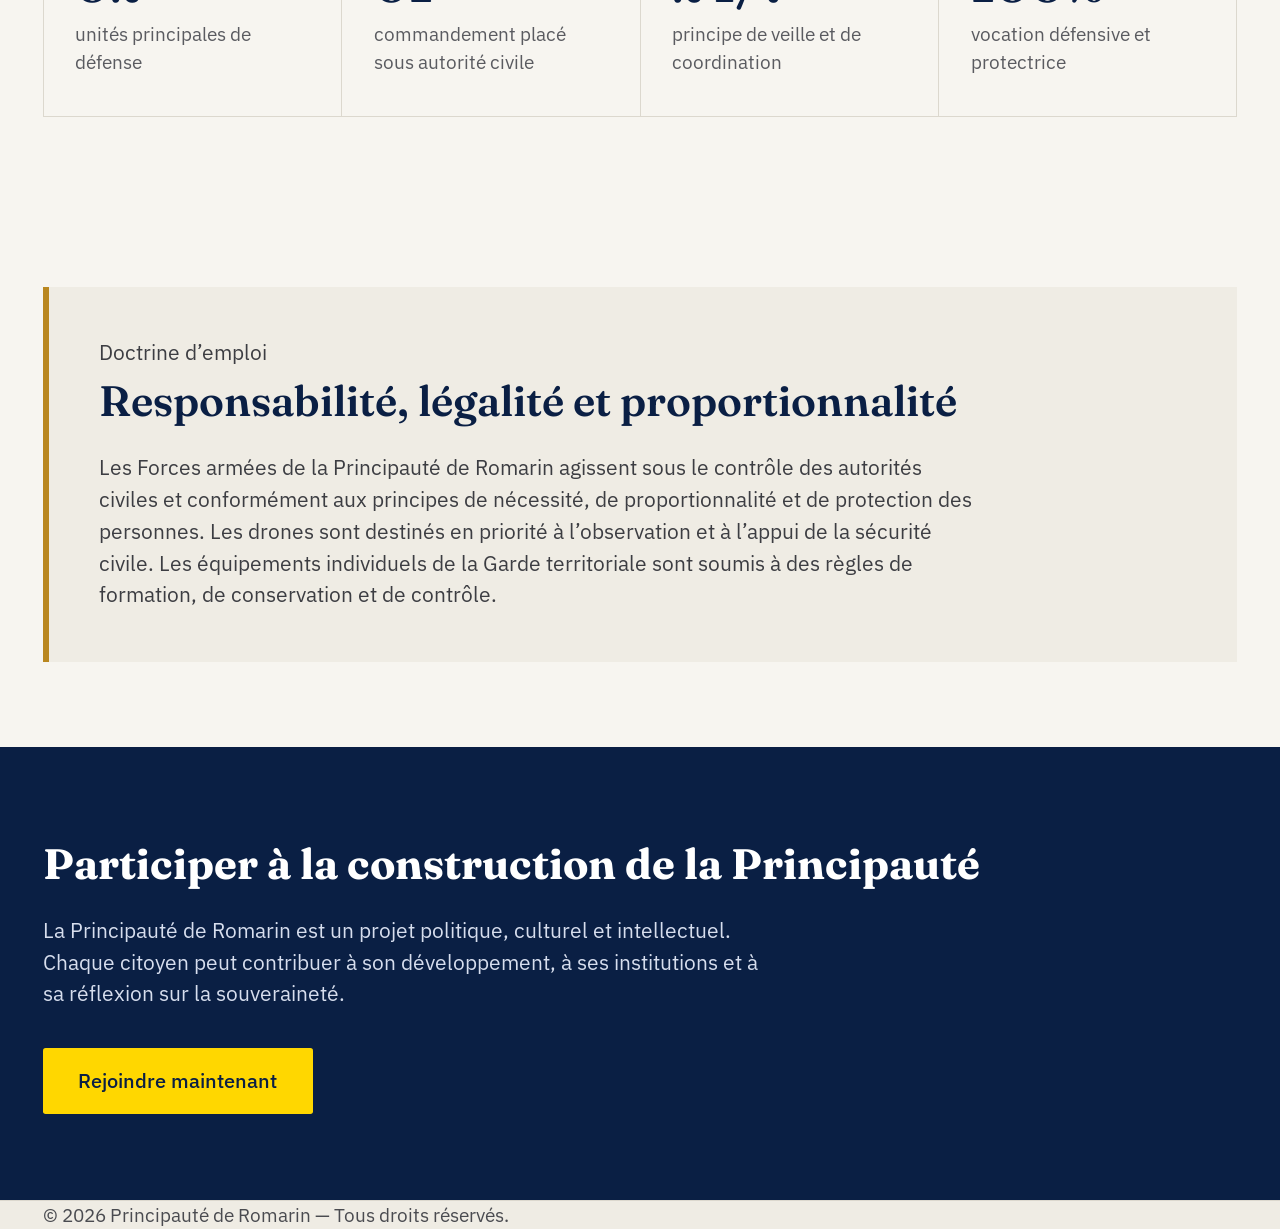
<file: forces-armees.html>
<!DOCTYPE html>
<html lang="fr">
<head>
<meta charset="UTF-8">
<meta name="viewport" content="width=device-width, initial-scale=1">

<meta
  name="description"
  content="Présentation des Forces armées de la Principauté de Romarin : défense territoriale, escadrille de drones et garde territoriale."
>

<title>Forces armées — Principauté de Romarin</title>

<link rel="stylesheet" href="style.css">
<link rel="shortcut icon" type="image/x-icon" href="assets/favicon.ico">

<style>
  /* Styles propres à la page Forces armées */

  .defense-hero{
    position:relative;
    overflow:hidden;
  }

  .defense-hero::after{
    content:"";
    position:absolute;
    top:-180px;
    right:-140px;
    width:520px;
    height:520px;
    border:1px solid var(--line);
    border-radius:50%;
    opacity:.65;
    pointer-events:none;
  }

  .defense-hero .wrap{
    position:relative;
    z-index:1;
  }

  .defense-hero-grid{
    display:grid;
    grid-template-columns:minmax(0, 1fr) 260px;
    align-items:center;
    gap:56px;
  }

  .defense-hero h1{
    max-width:18ch;
  }

  .defense-emblem{
    width:240px;
    height:240px;
    margin-left:auto;
    display:grid;
    place-items:center;
    border:2px solid var(--blue-deep);
    border-radius:50%;
    background:
      radial-gradient(circle, var(--paper) 0 53%, transparent 54%),
      repeating-radial-gradient(
        circle,
        transparent 0 18px,
        rgba(0, 71, 171, .12) 19px 20px
      );
    box-shadow:0 0 0 12px var(--paper), 0 0 0 13px var(--line);
  }

  .defense-emblem-inner{
    width:142px;
    height:142px;
    display:grid;
    place-items:center;
    border:2px solid var(--gold);
    border-radius:50%;
    color:var(--blue-deep);
    font-family:var(--serif);
    font-size:4.6rem;
    font-weight:600;
    line-height:1;
  }

  .defense-grid{
    display:grid;
    grid-template-columns:repeat(3, 1fr);
    gap:18px;
  }

  .defense-card{
    min-height:230px;
    padding:28px;
    border:1px solid var(--line);
    background:var(--paper);
  }

  .defense-card-number{
    display:grid;
    width:42px;
    height:42px;
    place-items:center;
    margin-bottom:20px;
    border:1px solid var(--gold);
    border-radius:50%;
    color:var(--blue-deep);
    font-family:var(--serif);
    font-weight:600;
  }

  .defense-card h3{
    margin:0 0 10px;
    color:var(--blue-deep);
    font-family:var(--serif);
    font-size:1.3rem;
    font-weight:600;
  }

  .defense-card p{
    margin:0;
    color:#4a4b50;
  }

  .defense-units{
    background:var(--paper-dim);
    border-top:1px solid var(--line);
    border-bottom:1px solid var(--line);
  }

  .unit-grid{
    display:grid;
    grid-template-columns:repeat(2, 1fr);
    gap:18px;
  }

  .unit-card{
    position:relative;
    min-height:360px;
    overflow:hidden;
    padding:34px;
    border:1px solid var(--line);
    background:var(--paper);
  }

  .unit-card::after{
    position:absolute;
    right:-12px;
    bottom:-56px;
    color:rgba(0, 71, 171, .07);
    font-family:var(--serif);
    font-size:12rem;
    font-weight:600;
    line-height:1;
    pointer-events:none;
  }

  .unit-drone::after{
    content:"01";
  }

  .unit-garde::after{
    content:"02";
  }

  .unit-label{
    display:inline-block;
    margin-bottom:14px;
    color:var(--gold);
    font-size:.8rem;
    font-weight:600;
    letter-spacing:.1em;
    text-transform:uppercase;
  }

  .unit-card h3{
    position:relative;
    z-index:1;
    margin:0 0 14px;
    color:var(--blue-deep);
    font-family:var(--serif);
    font-size:1.8rem;
    font-weight:600;
  }

  .unit-card p{
    position:relative;
    z-index:1;
    margin:0;
    color:#4a4b50;
  }

  .defense-list{
    position:relative;
    z-index:1;
    display:grid;
    gap:10px;
    margin:22px 0 0;
    padding:0;
    list-style:none;
    color:#3c3d42;
    font-size:.94rem;
  }

  .defense-list li{
    padding-left:18px;
    position:relative;
  }

  .defense-list li::before{
    content:"◆";
    position:absolute;
    left:0;
    top:2px;
    color:var(--gold);
    font-size:.65rem;
  }

  .defense-stats{
    display:grid;
    grid-template-columns:repeat(4, 1fr);
    border-top:1px solid var(--line);
    border-left:1px solid var(--line);
  }

  .defense-stat{
    min-height:150px;
    display:flex;
    flex-direction:column;
    justify-content:center;
    padding:24px;
    border-right:1px solid var(--line);
    border-bottom:1px solid var(--line);
    background:var(--paper);
  }

  .defense-stat strong{
    display:block;
    margin-bottom:8px;
    color:var(--blue-deep);
    font-family:var(--serif);
    font-size:2.45rem;
    font-weight:600;
    line-height:1;
  }

  .defense-stat span{
    color:#5a5b60;
    font-size:.88rem;
  }

  .doctrine-box{
    padding:38px;
    border-left:5px solid var(--gold);
    background:var(--paper-dim);
  }

  .doctrine-box h2{
    margin:0 0 14px;
    color:var(--blue-deep);
    font-family:var(--serif);
    font-size:2rem;
    font-weight:600;
  }

  .doctrine-box p{
    max-width:68ch;
    margin:0;
    color:#3c3d42;
  }

  @media (max-width:760px){
    .defense-hero-grid{
      grid-template-columns:1fr;
      gap:36px;
    }

    .defense-emblem{
      width:190px;
      height:190px;
      margin:0;
    }

    .defense-emblem-inner{
      width:112px;
      height:112px;
      font-size:3.5rem;
    }

    .defense-grid,
    .unit-grid,
    .defense-stats{
      grid-template-columns:1fr;
    }

    .defense-stat{
      min-height:120px;
    }

    .unit-card{
      min-height:auto;
    }

    .doctrine-box{
      padding:28px 22px;
    }
  }
</style>
</head>

<body>

<div class="flagbar">
  <span class="b1"></span>
  <span class="b2"></span>
  <span class="b3"></span>
</div>

<header>
  <div class="wrap headrow">

    <a href="index.html" class="brand">
      <img src="assets/logo.png" alt="Blason de la Principauté de Romarin">

      <span class="brand-text">
        <span class="name">Principauté de Romarin</span>
        <span class="motto">Liberté – Justice – Paix</span>
      </span>
    </a>

    <button
      class="nav-toggle"
      aria-label="Ouvrir le menu"
      aria-expanded="false"
    >
      ☰
    </button>

    <nav>
      <ul>
        <li><a href="gouvernement.html">Gouvernement</a></li>
        <li><a href="constitution.html">Constitution</a></li>
        <li><a href="histoire.html">Histoire</a></li>
        <li><a href="forces-armees.html" aria-current="page">Défense</a></li>
        <li><a href="dette-americaine.html">Observatoire économique</a></li>
        <li><a href="index.html#rejoindre">Nous rejoindre</a></li>
      </ul>
    </nav>

  </div>
</header>

<main>

  <!-- Héros -->

  <section class="hero defense-hero">
    <div class="wrap defense-hero-grid">

      <div>
        <p class="eyebrow">Défense nationale</p>

        <h1>Les Forces armées de la Principauté de Romarin.</h1>

        <p class="lead">
          Une organisation de défense territoriale à vocation exclusivement
          défensive, dédiée à la protection des institutions, du territoire
          et de la population de la Principauté.
        </p>

        <div class="hero-actions">
          <a href="#missions" class="btn btn-primary">Découvrir nos missions</a>
          <a href="#unites" class="btn btn-ghost">Voir les unités</a>
        </div>
      </div>

      <div class="defense-emblem" aria-label="Emblème symbolique des Forces armées">
        <div class="defense-emblem-inner">✦</div>
      </div>

    </div>
  </section>

  <!-- Missions -->

  <section id="missions">
    <div class="wrap">

      <div class="section-head">
        <h2>Préserver la souveraineté et la sécurité</h2>
        <p>
          Les Forces armées sont placées sous l’autorité des institutions civiles
          de la Principauté. Leur rôle est de prévenir les risques, contribuer à
          la protection du territoire et soutenir la population en cas de nécessité.
        </p>
      </div>

      <div class="defense-grid">

        <article class="defense-card">
          <div class="defense-card-number">01</div>
          <h3>Défense territoriale</h3>
          <p>
            Surveillance des espaces de la Principauté et protection des sites,
            institutions et infrastructures présentant un intérêt collectif.
          </p>
        </article>

        <article class="defense-card">
          <div class="defense-card-number">02</div>
          <h3>Appui aux secours</h3>
          <p>
            Soutien à l’évaluation des situations d’urgence, à la coordination
            logistique et à la protection civile lorsque les circonstances l’exigent.
          </p>
        </article>

        <article class="defense-card">
          <div class="defense-card-number">03</div>
          <h3>Protection des citoyens</h3>
          <p>
            Participation à la résilience de la Principauté dans le respect
            des libertés fondamentales, du droit et de l’autorité civile.
          </p>
        </article>

      </div>
    </div>
  </section>

  <!-- Unités -->

  <section class="defense-units" id="unites">
    <div class="wrap">

      <div class="section-head">
        <h2>Des moyens adaptés à un territoire compact</h2>
        <p>
          L’organisation privilégie l’observation, la mobilité, la coordination
          et la préparation. Les deux unités principales remplissent des missions
          complémentaires au service de la sécurité collective.
        </p>
      </div>

      <div class="unit-grid">

        <article class="unit-card unit-drone">
          <span class="unit-label">Unité 01</span>

          <h3>Escadrille de drones</h3>

          <p>
            Une composante aérienne légère dédiée à l’observation, à la cartographie
            et à l’appui des missions de sécurité civile.
          </p>

          <ul class="defense-list">
            <li>Observation générale du territoire</li>
            <li>Cartographie et évaluation des zones concernées</li>
            <li>Appui aux services de secours et de protection civile</li>
            <li>Transmission d’informations aux autorités compétentes</li>
            <li>Respect de la vie privée et des règles d’emploi</li>
          </ul>
        </article>

        <article class="unit-card unit-garde">
          <span class="unit-label">Unité 02</span>

          <h3>Garde territoriale</h3>

          <p>
            Une unité de présence et de protection au sol, chargée de participer
            à la sécurité des bâtiments institutionnels et des lieux d’intérêt.
          </p>

          <ul class="defense-list">
            <li>Protection des institutions et sites sensibles</li>
            <li>Contrôle des accès lors d’événements officiels</li>
            <li>Coordination avec les responsables civils</li>
            <li>Équipement individuel réglementé et sécurisé</li>
            <li>Formation, discipline et traçabilité des moyens</li>
          </ul>
        </article>

      </div>
    </div>
  </section>

  <!-- Organisation -->

  <section id="organisation">
    <div class="wrap">

      <div class="section-head">
        <h2>Une structure lisible et contrôlée</h2>
        <p>
          Les indicateurs ci-dessous présentent l’organisation générale de la
          défense de la Principauté. Ils peuvent être modifiés au fur et à mesure
          de l’évolution du projet.
        </p>
      </div>

      <div class="defense-stats">

        <div class="defense-stat">
          <strong>02</strong>
          <span>unités principales de défense</span>
        </div>

        <div class="defense-stat">
          <strong>01</strong>
          <span>commandement placé sous autorité civile</span>
        </div>

        <div class="defense-stat">
          <strong>24/7</strong>
          <span>principe de veille et de coordination</span>
        </div>

        <div class="defense-stat">
          <strong>100%</strong>
          <span>vocation défensive et protectrice</span>
        </div>

      </div>
    </div>
  </section>

  <!-- Doctrine -->

  <section id="doctrine">
    <div class="wrap">

      <div class="doctrine-box">
        <p class="eyebrow">Doctrine d’emploi</p>

        <h2>Responsabilité, légalité et proportionnalité</h2>

        <p>
          Les Forces armées de la Principauté de Romarin agissent sous le contrôle
          des autorités civiles et conformément aux principes de nécessité, de
          proportionnalité et de protection des personnes. Les drones sont destinés
          en priorité à l’observation et à l’appui de la sécurité civile. Les
          équipements individuels de la Garde territoriale sont soumis à des règles
          de formation, de conservation et de contrôle.
        </p>
      </div>

    </div>
  </section>

  <!-- Appel à l'action -->

  <section class="cta" id="rejoindre">
    <div class="wrap">
      <h2>Participer à la construction de la Principauté</h2>

      <p>
        La Principauté de Romarin est un projet politique, culturel et intellectuel.
        Chaque citoyen peut contribuer à son développement, à ses institutions
        et à sa réflexion sur la souveraineté.
      </p>

      <a
        href="https://forms.gle/HRVZZjBSjbexcoKR9"
        class="btn btn-primary"
        target="_blank"
        rel="noopener"
      >
        Rejoindre maintenant
      </a>
    </div>
  </section>

</main>

<footer>
  <div class="wrap">
    © 2026 Principauté de Romarin — Tous droits réservés.
  </div>
</footer>

<script src="script.js"></script>
</body>
</html>
</file>
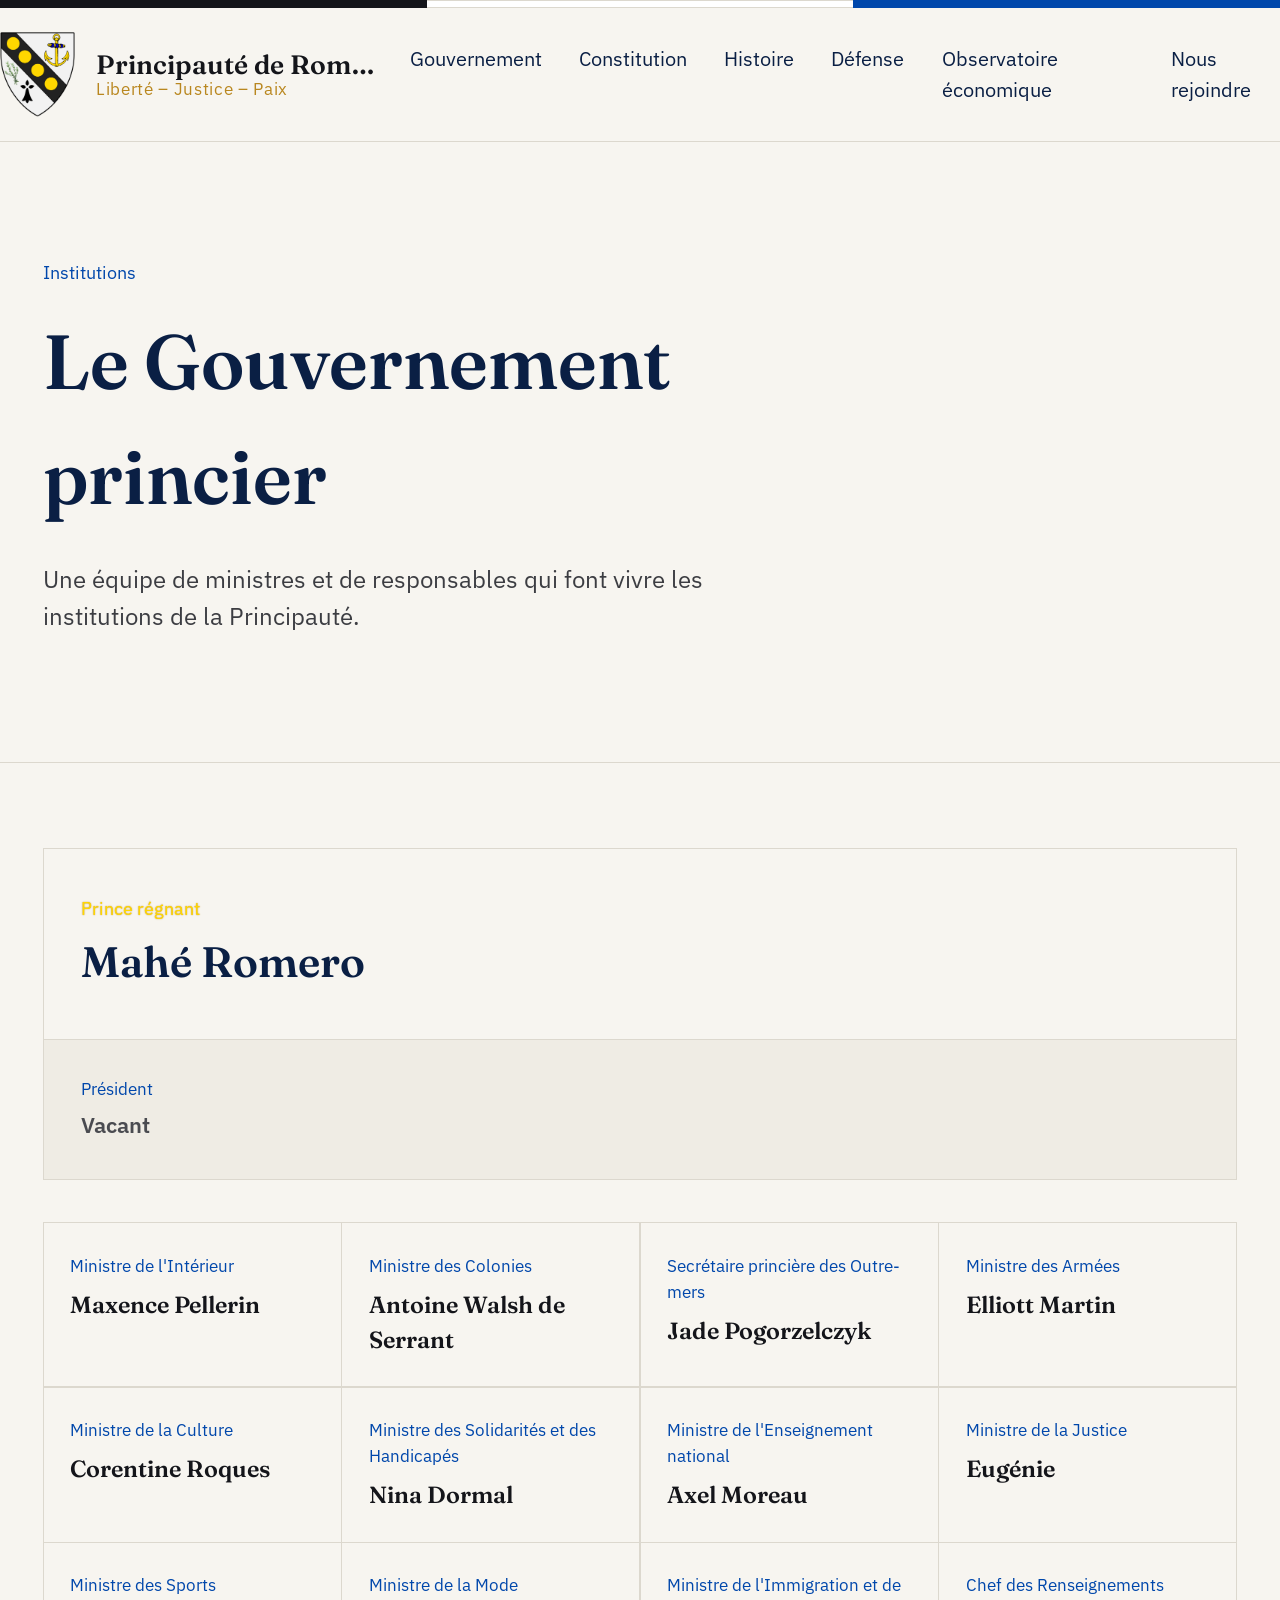
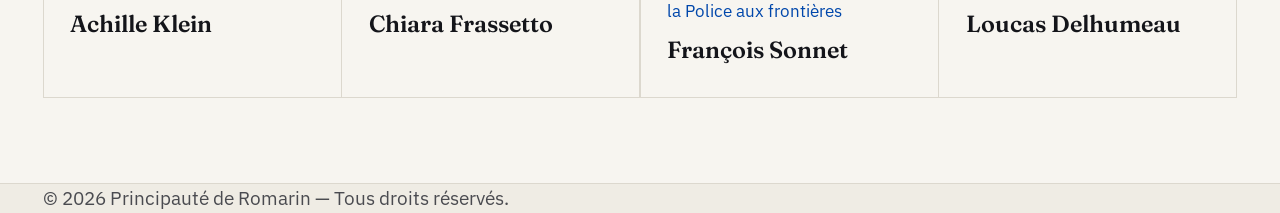
<file: gouvernement.html>
<!DOCTYPE html>
<html lang="fr">
<head>
<meta charset="UTF-8">
<meta name="viewport" content="width=device-width, initial-scale=1">
<title>Gouvernement — Principauté de Romarin</title>
<link rel="stylesheet" href="style.css">
<link rel="shortcut icon" type="image/x-icon" href="assets/favicon.ico">
</head>
<body>

<div class="flagbar"><span class="b1"></span><span class="b2"></span><span class="b3"></span></div>

<header>
  <div class="wrap headrow">
    <a href="index.html" class="brand">
      <img src="assets/logo.png" alt="Blason de la Principauté de Romarin">
      <span class="brand-text">
        <span class="name">Principauté de Romarin</span>
        <span class="motto">Liberté – Justice – Paix</span>
      </span>
    </a>
    <button class="nav-toggle" aria-label="Ouvrir le menu" aria-expanded="false">☰</button>
    <nav>
      <ul>
        <li><a href="gouvernement.html">Gouvernement</a></li>
        <li><a href="constitution.html">Constitution</a></li>
        <li><a href="histoire.html">Histoire</a></li>
        <li><a href="forces-armees.html">Défense</a></li>
        <li><a href="dette-americaine.html">Observatoire économique</a></li>
        <li><a href="index.html#rejoindre">Nous rejoindre</a></li>
      </ul>
    </nav>
  </div>
</header>

<section class="hero">
  <div class="wrap">
    <p class="eyebrow">Institutions</p>
    <h1>Le Gouvernement princier</h1>
    <p class="lead">Une équipe de ministres et de responsables qui font vivre les institutions de la Principauté.</p>
  </div>
</section>

<section>
  <div class="wrap">
    <div class="gov-lead">
      <div class="gov-lead-item prince">
        <p class="role">Prince régnant</p>
        <p class="who">Mahé Romero</p>
      </div>
      <div class="gov-lead-item president">
        <p class="role">Président</p>
        <p class="who">Vacant</p>
      </div>
    </div>

    <div class="gov-grid">
      <div class="gov-card"><p class="role">Ministre de l'Intérieur</p><p class="who">Maxence Pellerin</p></div>
      <div class="gov-card"><p class="role">Ministre des Colonies</p><p class="who">Antoine Walsh de Serrant</p></div>
      <div class="gov-card"><p class="role">Secrétaire princière des Outre-mers</p><p class="who">Jade Pogorzelczyk</p></div>
      <div class="gov-card"><p class="role">Ministre des Armées</p><p class="who">Elliott Martin</p></div>
      <div class="gov-card"><p class="role">Ministre de la Culture</p><p class="who">Corentine Roques</p></div>
      <div class="gov-card"><p class="role">Ministre des Solidarités et des Handicapés</p><p class="who">Nina Dormal</p></div>
      <div class="gov-card"><p class="role">Ministre de l'Enseignement national</p><p class="who">Axel Moreau</p></div>
      <div class="gov-card"><p class="role">Ministre de la Justice</p><p class="who">Eugénie</p></div>
      <div class="gov-card"><p class="role">Ministre des Sports</p><p class="who">Achille Klein</p></div>
      <div class="gov-card"><p class="role">Ministre de la Mode</p><p class="who">Chiara Frassetto</p></div>
      <div class="gov-card"><p class="role">Ministre de l'Immigration et de la Police aux frontières</p><p class="who">François Sonnet</p></div>
      <div class="gov-card"><p class="role">Chef des Renseignements</p><p class="who">Loucas Delhumeau</p></div>
    </div>
  </div>
</section>

<footer>
  <div class="wrap">© 2026 Principauté de Romarin — Tous droits réservés.</div>
</footer>

<script src="script.js"></script>
</body>
</html>
</file>
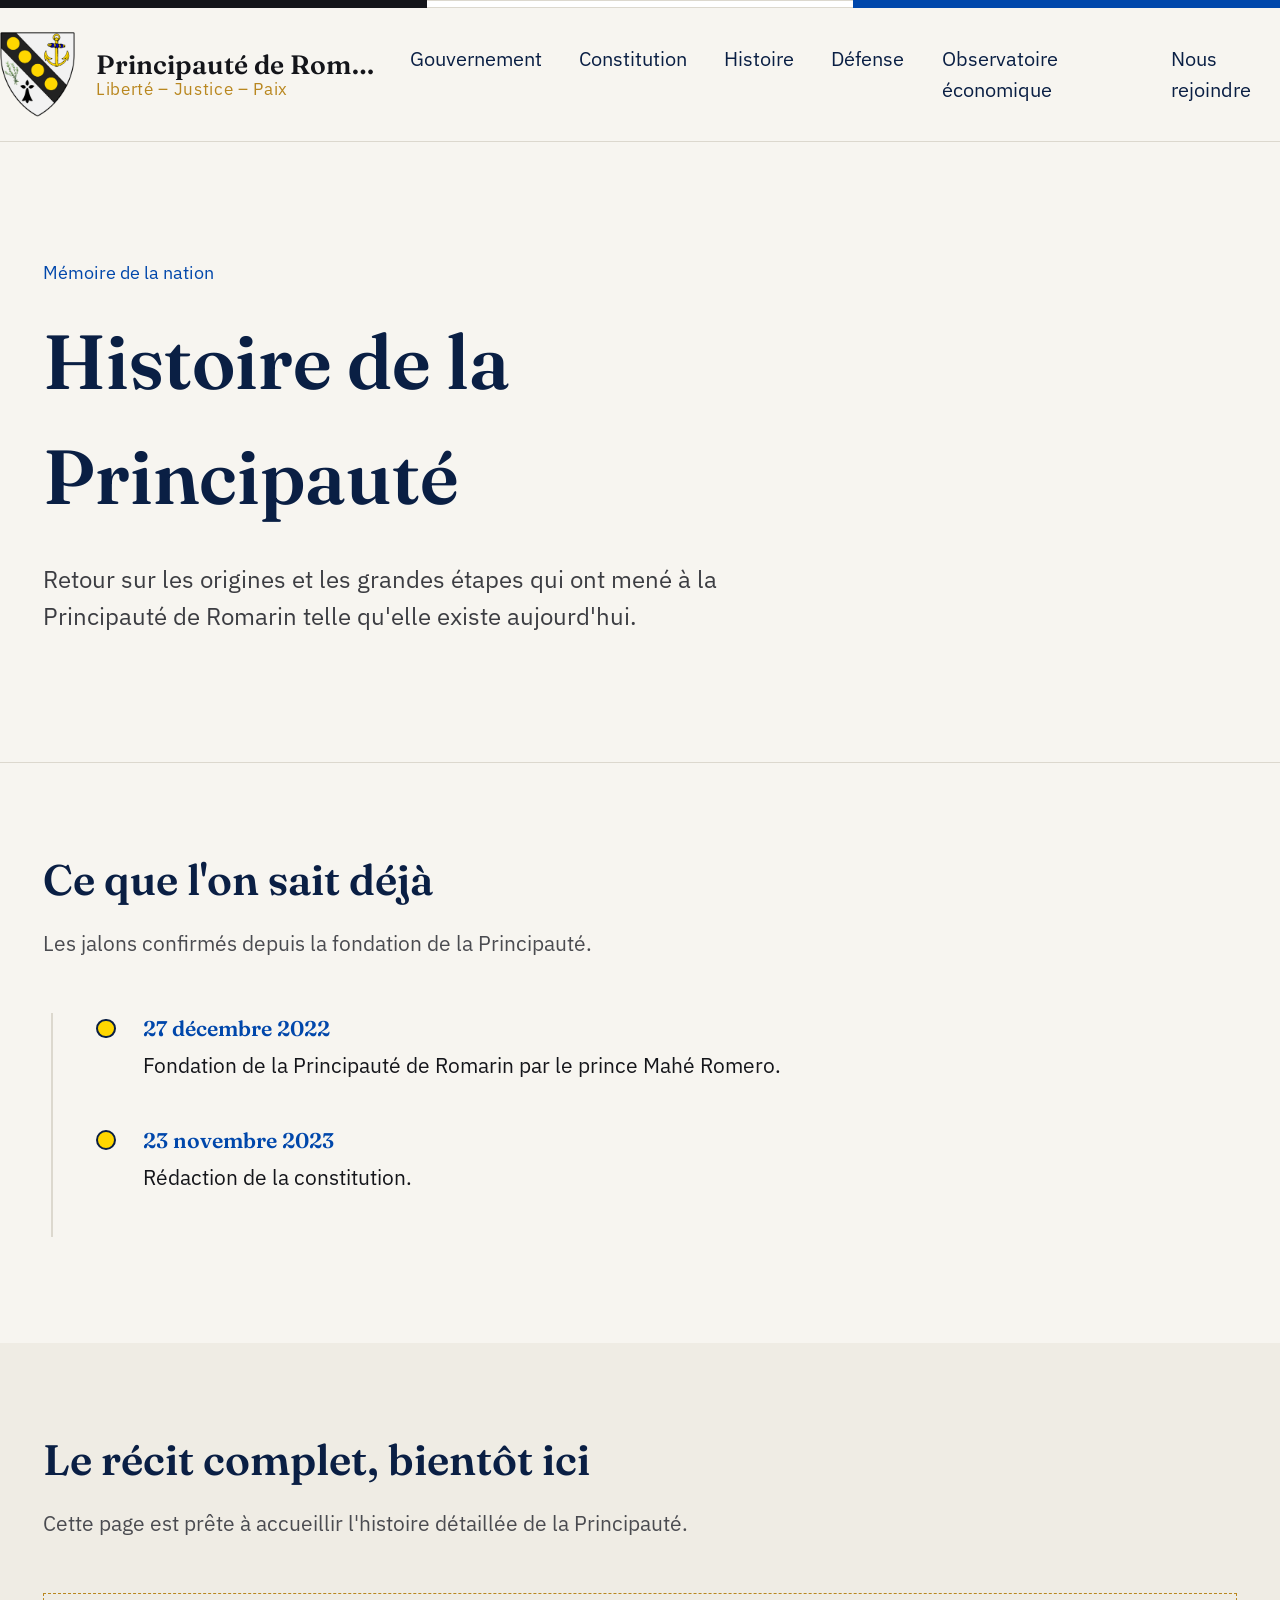
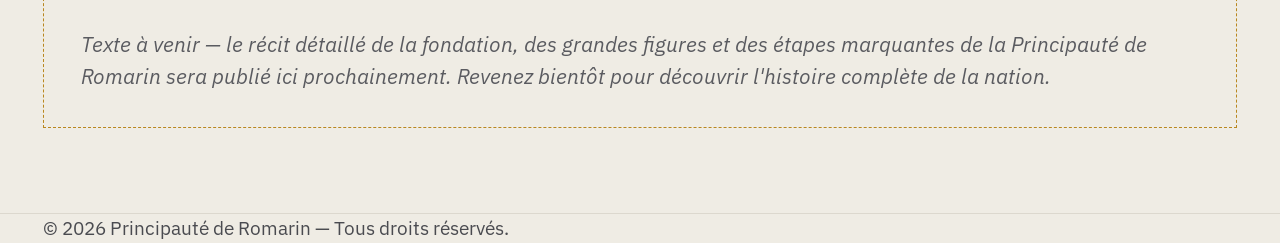
<file: histoire.html>
<!DOCTYPE html>
<html lang="fr">
<head>
<meta charset="UTF-8">
<meta name="viewport" content="width=device-width, initial-scale=1">
<title>Histoire — Principauté de Romarin</title>
<link rel="stylesheet" href="style.css">
<link rel="shortcut icon" type="image/x-icon" href="assets/favicon.ico">
</head>
<body>

<div class="flagbar"><span class="b1"></span><span class="b2"></span><span class="b3"></span></div>

<header>
  <div class="wrap headrow">
    <a href="index.html" class="brand">
      <img src="assets/logo.png" alt="Blason de la Principauté de Romarin">
      <span class="brand-text">
        <span class="name">Principauté de Romarin</span>
        <span class="motto">Liberté – Justice – Paix</span>
      </span>
    </a>
    <button class="nav-toggle" aria-label="Ouvrir le menu" aria-expanded="false">☰</button>
    <nav>
      <ul>
        <li><a href="gouvernement.html">Gouvernement</a></li>
        <li><a href="constitution.html">Constitution</a></li>
        <li><a href="histoire.html">Histoire</a></li>
        <li><a href="forces-armees.html">Défense</a></li>
        <li><a href="dette-americaine.html">Observatoire économique</a></li>
        <li><a href="index.html#rejoindre">Nous rejoindre</a></li>
      </ul>
    </nav>
  </div>
</header>

<section class="hero">
  <div class="wrap">
    <p class="eyebrow">Mémoire de la nation</p>
    <h1>Histoire de la Principauté</h1>
    <p class="lead">Retour sur les origines et les grandes étapes qui ont mené à la Principauté de Romarin telle qu'elle existe aujourd'hui.</p>
  </div>
</section>

<section>
  <div class="wrap">
    <div class="section-head">
      <h2>Ce que l'on sait déjà</h2>
      <p>Les jalons confirmés depuis la fondation de la Principauté.</p>
    </div>
    <ul class="timeline">
      <li><span class="date">27 décembre 2022</span>Fondation de la Principauté de Romarin par le prince Mahé Romero.</li>
      <li><span class="date">23 novembre 2023</span>Rédaction de la constitution.</li>
    </ul>
  </div>
</section>

<section class="alt">
  <div class="wrap">
    <div class="section-head">
      <h2>Le récit complet, bientôt ici</h2>
      <p>Cette page est prête à accueillir l'histoire détaillée de la Principauté.</p>
    </div>
    <div class="placeholder">
      Texte à venir — le récit détaillé de la fondation, des grandes figures et des étapes marquantes de la Principauté de Romarin sera publié ici prochainement. Revenez bientôt pour découvrir l'histoire complète de la nation.
    </div>
  </div>
</section>

<footer>
  <div class="wrap">© 2026 Principauté de Romarin — Tous droits réservés.</div>
</footer>

<script src="script.js"></script>
</body>
</html>
</file>
<file: style.css>
/* Principauté de Romarin — feuille de style */

@import url('https://fonts.googleapis.com/css2?family=Fraunces:opsz,wght@9..144,400;9..144,500;9..144,600&family=IBM+Plex+Sans:wght@400;500;600&display=swap');

:root{
  --ink:#14151a;
  --paper:#f7f5f0;
  --paper-dim:#efece4;
  --line:#dcd8ce;
  --blue:#0047ab;
  --blue-deep:#0a1f44;
  --gold:#b9871f;
  --gold-bright:#ffd700;
  --accent:var(--gold);
  --serif:'Fraunces', Georgia, serif;
  --sans:'IBM Plex Sans', Arial, sans-serif;
}

*{
  box-sizing:border-box;
}

html{
  scroll-behavior:smooth;
  zoom:1.33;
}

body{
  margin:0;
  background:var(--paper);
  color:var(--ink);
  font-family:var(--sans);
  line-height:1.5;
}

a{
  color:inherit;
}

img{
  max-width:100%;
  display:block;
}

.wrap{
  max-width:1080px;
  margin:0 auto;
  padding:0 32px;
}

/* Bandeau tricolore, écho du drapeau */

.flagbar{
  height:6px;
  display:flex;
  position:sticky;
  top:0;
  z-index:50;
}

.flagbar span{
  flex:1;
}

.flagbar .b1{
  background:var(--ink);
}

.flagbar .b2{
  background:#fff;
  border-top:1px solid var(--line);
  border-bottom:1px solid var(--line);
}

.flagbar .b3{
  background:var(--blue);
}

/* En-tête */

header{
  border-bottom:1px solid var(--line);
  background:var(--paper);
}

.headrow{
  display:flex;
  align-items:center;
  justify-content:space-between;
  padding:18px 0;
  gap:24px;
}

.brand{
  display:flex;
  align-items:center;
  gap:16px;
  text-decoration:none;
  color:var(--ink);
  min-width:0;
  flex:1 1 auto;
}

.brand img{
  height:64px;
  width:auto;
  flex-shrink:0;
}

.brand-text{
  display:flex;
  flex-direction:column;
  line-height:1.2;
  min-width:0;
}

.brand-text .name{
  font-family:var(--serif);
  font-size:1.25rem;
  font-weight:600;
  white-space:nowrap;
  overflow:hidden;
  text-overflow:ellipsis;
}

.brand-text .motto{
  font-size:.78rem;
  color:var(--gold);
  letter-spacing:.04em;
}

nav ul{
  list-style:none;
  display:flex;
  gap:28px;
  margin:0;
  padding:0;
}

nav a{
  text-decoration:none;
  font-size:.95rem;
  color:var(--blue-deep);
  border-bottom:2px solid transparent;
  padding-bottom:4px;
  transition:border-color .2s ease, color .2s ease;
}

nav a:hover,
nav a.active{
  border-color:var(--gold-bright);
}

/* Lien correspondant à la page actuellement consultée */

nav a[aria-current="page"]{
  color:var(--accent, #b69553);
  font-weight:700;
  border-color:var(--gold-bright);
}

.nav-toggle{
  display:none;
  background:none;
  border:1px solid var(--line);
  border-radius:6px;
  padding:8px 10px;
  font-size:1.1rem;
  cursor:pointer;
}

/* Héros */

.hero{
  padding:88px 0 64px;
  border-bottom:1px solid var(--line);
}

.hero .eyebrow{
  font-size:.85rem;
  color:var(--blue);
  margin:0 0 14px;
}

.hero h1{
  font-family:var(--serif);
  font-size:clamp(2.4rem,5vw,3.6rem);
  font-weight:600;
  margin:0 0 20px;
  max-width:16ch;
  color:var(--blue-deep);
}

.hero p.lead{
  font-size:1.15rem;
  max-width:52ch;
  color:#3c3d42;
  margin:0 0 32px;
}

.hero-actions{
  display:flex;
  gap:16px;
  flex-wrap:wrap;
}

/* Boutons */

.btn{
  display:inline-block;
  padding:13px 26px;
  border-radius:2px;
  text-decoration:none;
  font-size:.95rem;
  font-weight:500;
  border:1px solid transparent;
}

.btn-primary{
  background:var(--blue-deep);
  color:#fff;
}

.btn-primary:hover{
  background:var(--blue);
}

.btn-ghost{
  border-color:var(--ink);
  color:var(--ink);
}

.btn-ghost:hover{
  background:var(--ink);
  color:#fff;
}

/* Sections génériques */

section{
  padding:64px 0;
}

section.alt{
  background:var(--paper-dim);
}

.section-head{
  max-width:60ch;
  margin-bottom:40px;
}

.section-head h2{
  font-family:var(--serif);
  font-size:2rem;
  font-weight:600;
  margin:0 0 12px;
  color:var(--blue-deep);
}

.section-head p{
  color:#4a4b50;
  margin:0;
}

/* Frise historique */

.timeline{
  border-left:2px solid var(--line);
  margin-left:6px;
}

.timeline li{
  list-style:none;
  position:relative;
  padding:0 0 32px 28px;
}

.timeline li::before{
  content:'';
  position:absolute;
  left:-7px;
  top:4px;
  width:12px;
  height:12px;
  border-radius:50%;
  background:var(--gold-bright);
  border:2px solid var(--blue-deep);
}

.timeline .date{
  font-family:var(--serif);
  color:var(--blue);
  font-weight:600;
  display:block;
  margin-bottom:4px;
}

/* Gouvernement */

.gov-lead{
  display:grid;
  grid-template-columns:1fr;
  gap:1px;
  background:var(--line);
  border:1px solid var(--line);
  margin-bottom:32px;
}

.gov-lead-item{
  background:var(--paper);
  padding:28px;
}

.gov-lead-item.prince{
  padding:34px 28px;
}

.gov-lead-item.prince .role{
  font-size:.85rem;
  color:var(--gold-bright);
  text-shadow:0 0 1px var(--gold);
  margin:0 0 6px;
}

.gov-lead-item.prince .who{
  font-family:var(--serif);
  font-size:2rem;
  font-weight:600;
  margin:0;
  color:var(--blue-deep);
}

.gov-lead-item.president{
  background:var(--paper-dim);
}

.gov-lead-item.president .role{
  font-size:.8rem;
  color:var(--blue);
  margin:0 0 4px;
}

.gov-lead-item.president .who{
  font-family:var(--sans);
  font-size:1.05rem;
  font-weight:600;
  margin:0;
  color:#4a4b50;
}

.gov-grid{
  display:grid;
  grid-template-columns:repeat(4,1fr);
  gap:1px;
  background:var(--line);
  border:1px solid var(--line);
}

.gov-card{
  background:var(--paper);
  padding:22px 20px;
}

.gov-card .role{
  font-size:.82rem;
  color:var(--blue);
  margin:0 0 6px;
}

.gov-card .who{
  font-family:var(--serif);
  font-size:1.1rem;
  font-weight:600;
  margin:0;
}

/* Constitution */

.articles{
  display:flex;
  flex-direction:column;
  gap:0;
  border-top:1px solid var(--line);
}

.article{
  display:grid;
  grid-template-columns:120px 1fr;
  gap:24px;
  padding:28px 0;
  border-bottom:1px solid var(--line);
}

.article .num{
  font-family:var(--serif);
  color:var(--gold);
  font-size:1rem;
}

.article h3{
  font-family:var(--serif);
  font-size:1.25rem;
  margin:0 0 8px;
  color:var(--blue-deep);
}

.article p{
  margin:0;
  color:#3c3d42;
}

/* Appel à l'action */

.cta{
  background:var(--blue-deep);
  color:#fff;
  text-align:left;
}

.cta h2{
  font-family:var(--serif);
  font-size:2rem;
  margin:0 0 14px;
}

.cta p{
  max-width:56ch;
  color:#d7deee;
  margin:0 0 28px;
}

.cta .btn-primary{
  background:var(--gold-bright);
  color:var(--blue-deep);
}

.cta .btn-primary:hover{
  background:#fff;
}

/* Placeholder histoire */

.placeholder{
  border:1px dashed var(--gold);
  background:var(--paper-dim);
  padding:26px 28px;
  color:#5a5b60;
  font-style:italic;
}

/* Grand chiffre de l'Observatoire économique (dette américaine et revenu cumulé) */

.big-number{
  font-family:var(--serif);
  font-size:clamp(2rem,7vw,3.8rem);
  line-height:1.1;
  color:var(--ink);
  font-variant-numeric:tabular-nums lining-nums;
  overflow-wrap:anywhere;
  margin:0;
  padding:24px 0;
  border-top:2px solid var(--gold);
  border-bottom:1px solid var(--line);
}

/* Revenu cumulé annuel */

.revenue{
  margin:64px 0 0;
}

.revenue-usd,
.revenue-date{
  margin:16px 0 0;
  color:var(--blue);
  font-weight:500;
  font-size:1rem;
}

.revenue-usd[hidden]{
  display:none;
}

/* Graphique d'évolution du total des revenus */

.revenue-chart{
  margin:40px 0 0;
  padding:0;
}

.revenue-chart figcaption{
  font-family:var(--serif);
  font-size:1.15rem;
  font-weight:600;
  color:var(--blue-deep);
  margin:0 0 12px;
}

#revenue-chart{
  display:block;
  width:100%;
  height:auto;
  overflow:visible;
}

#revenue-chart .grid{
  stroke:var(--line);
  stroke-width:1;
}

#revenue-chart .grid-base{
  stroke:#b9b5aa;
  stroke-width:1.5;
}

#revenue-chart .axis-text{
  fill:#6b6c70;
  font-family:var(--sans);
  font-size:13px;
}

#revenue-chart .area{
  fill:var(--blue);
  opacity:.08;
}

#revenue-chart .line{
  fill:none;
  stroke:var(--blue);
  stroke-width:2.5;
  stroke-linejoin:round;
  stroke-linecap:round;
}

#revenue-chart .proj{
  stroke:var(--blue);
  stroke-width:2;
  stroke-dasharray:5 6;
  opacity:.6;
}

#revenue-chart .dot{
  fill:var(--gold-bright);
  stroke:var(--blue-deep);
  stroke-width:2;
}

.revenue-usd:not([hidden]) + .revenue-date{
  margin-top:6px;
  font-weight:400;
  font-size:.9rem;
}

/* Pied de page */

footer{
  border-top:1px solid var(--line);
  background:var(--paper-dim);
  padding:0;
  font-size:.9rem;
  color:#4a4b50;
}

.footer-grid{
  display:grid;
  grid-template-columns:1.5fr 1fr 1fr;
  gap:40px;
  padding-top:48px;
  padding-bottom:40px;
}

.footer-brand{
  display:flex;
  align-items:center;
  gap:16px;
}

.footer-brand img{
  height:64px;
  width:auto;
  flex-shrink:0;
}

.footer-brand strong{
  display:block;
  font-family:var(--serif);
  font-size:1.2rem;
  font-weight:600;
  color:var(--blue-deep);
}

.footer-brand span{
  font-size:.78rem;
  color:var(--gold);
  letter-spacing:.04em;
}

.footer-col{
  display:flex;
  flex-direction:column;
  gap:10px;
}

.footer-col h4{
  font-family:var(--serif);
  font-size:1rem;
  font-weight:600;
  color:var(--blue-deep);
  margin:0 0 6px;
}

.footer-col a{
  text-decoration:none;
  color:#4a4b50;
  width:fit-content;
  border-bottom:1px solid transparent;
  transition:color .2s ease, border-color .2s ease;
}

.footer-col a:hover{
  color:var(--blue-deep);
  border-color:var(--gold-bright);
}

.footer-bottom{
  border-top:1px solid var(--line);
  padding-top:20px;
  padding-bottom:24px;
  font-size:.82rem;
  color:#6b6c70;
}

/* Responsive */

@media (max-width:760px){

  .wrap{
    padding:0 20px;
  }

  .headrow{
    gap:12px;
  }

  .brand{
    gap:10px;
  }

  .brand img{
    height:44px;
  }

  .brand-text .motto{
    display:none;
  }

  nav{
    position:fixed;
    inset:0 0 0 auto;
    width:min(78vw,300px);
    background:var(--paper);
    padding:100px 28px 28px;
    transform:translateX(100%);
    transition:transform .25s ease;
    border-left:1px solid var(--line);
  }

  nav.open{
    transform:translateX(0);
  }

  nav ul{
    flex-direction:column;
    gap:20px;
  }

  .nav-toggle{
    display:block;
  }

  .article{
    grid-template-columns:1fr;
    gap:6px;
  }

  .gov-grid{
    grid-template-columns:repeat(2,1fr);
  }

  .footer-grid{
    grid-template-columns:1fr;
    gap:28px;
    padding-top:36px;
  }
}

@media (max-width:400px){

  .brand-text .name{
    font-size:1rem;
  }

  .brand img{
    height:36px;
  }
}

/* Accessibilité clavier */

:focus-visible{
  outline:2px solid var(--gold-bright);
  outline-offset:2px;
}

/* Réduction des animations selon les préférences utilisateur */

@media (prefers-reduced-motion:reduce){

  html{
    scroll-behavior:auto;
  }

  *{
    transition:none !important;
  }
}
</file>
<file: actualites.css>
:root {
  --noir: #111418;
  --bleu: #034ba8;
  --bleu-clair: #e8f0fb;
  --or: #f2c200;
  --gris: #5b6470;
  --bord: #e3e6ea;
  --fond: #fafbfc;
  --blanc: #ffffff;
  --rayon: 14px;
  --max: 1100px;
}

* { box-sizing: border-box; }

html {
  scroll-behavior: smooth;
  zoom: 1.33; /* même zoom que le reste du site (style.css) */
}

body {
  margin: 0;
  font-family: "Inter", "Segoe UI", system-ui, -apple-system, Roboto, sans-serif;
  color: var(--noir);
  background: var(--fond);
  line-height: 1.65;
}

/* ---------- En-tête ---------- */
.site-header {
  display: flex;
  align-items: center;
  justify-content: space-between;
  gap: 1.5rem;
  flex-wrap: wrap;
  padding: 1rem clamp(1rem, 4vw, 3rem);
  background: var(--blanc);
  border-bottom: 1px solid var(--bord);
  position: sticky;
  top: 0;
  z-index: 10;
}

.site-header::before {
  content: "";
  position: absolute;
  left: 0; right: 0; top: 0;
  height: 5px;
  background: linear-gradient(to right, var(--noir) 33%, var(--blanc) 33% 66%, var(--bleu) 66%);
  border-bottom: 1px solid var(--bord);
}

.brand {
  display: flex;
  align-items: center;
  gap: 1rem;
  text-decoration: none;
  color: inherit;
}

.brand-logo {
  height: 84px;
  width: auto;
  display: block;
}

.brand-text { display: flex; flex-direction: column; line-height: 1.15; }
.brand-name { font-size: 1.35rem; font-weight: 800; letter-spacing: -0.01em; }
.brand-motto { font-size: 0.85rem; color: var(--gris); font-style: italic; margin-top: 0.2rem; }

.main-nav { display: flex; gap: 0.4rem; }
.main-nav a {
  text-decoration: none;
  color: var(--noir);
  padding: 0.5rem 1rem;
  border-radius: 999px;
  font-weight: 600;
  font-size: 0.95rem;
  transition: background 0.2s, color 0.2s;
}
.main-nav a:hover { background: var(--bleu-clair); color: var(--bleu); }
.main-nav a.active { background: var(--bleu); color: var(--blanc); }

/* ---------- Contenu ---------- */
main {
  max-width: var(--max);
  margin: 0 auto;
  padding: 3rem clamp(1rem, 4vw, 2rem) 4rem;
  min-height: 60vh;
}

.page-title h1 {
  font-size: clamp(2rem, 5vw, 3rem);
  margin: 0 0 0.3rem;
  letter-spacing: -0.02em;
}
.page-title p { margin: 0; color: var(--gris); font-size: 1.1rem; }

.toolbar {
  display: flex;
  justify-content: space-between;
  align-items: center;
  gap: 1rem;
  flex-wrap: wrap;
  margin: 2rem 0 1.5rem;
}

.filtres { display: flex; gap: 0.5rem; flex-wrap: wrap; }
.filtre {
  border: 1px solid var(--bord);
  background: var(--blanc);
  color: var(--noir);
  padding: 0.4rem 1rem;
  border-radius: 999px;
  font: inherit;
  font-size: 0.9rem;
  font-weight: 600;
  cursor: pointer;
  transition: all 0.2s;
}
.filtre:hover { border-color: var(--bleu); color: var(--bleu); }
.filtre.actif { background: var(--noir); border-color: var(--noir); color: var(--blanc); }

#recherche {
  font: inherit;
  padding: 0.55rem 1rem;
  border: 1px solid var(--bord);
  border-radius: 999px;
  min-width: 240px;
  background: var(--blanc);
}
#recherche:focus { outline: 2px solid var(--bleu); outline-offset: 1px; }

/* ---------- Cartes ---------- */
.grille {
  display: grid;
  grid-template-columns: repeat(auto-fill, minmax(300px, 1fr));
  gap: 1.5rem;
}

.carte {
  display: flex;
  flex-direction: column;
  background: var(--blanc);
  border: 1px solid var(--bord);
  border-radius: var(--rayon);
  overflow: hidden;
  text-decoration: none;
  color: inherit;
  transition: transform 0.2s, box-shadow 0.2s, border-color 0.2s;
}
.carte:hover {
  transform: translateY(-4px);
  box-shadow: 0 12px 28px rgba(17, 20, 24, 0.09);
  border-color: var(--bleu);
}

.carte-image {
  height: 170px;
  background: linear-gradient(135deg, var(--noir) 0 33%, var(--blanc) 33% 66%, var(--bleu) 66%);
  background-size: cover;
  background-position: center;
}

.carte-corps { padding: 1.2rem 1.3rem 1.4rem; display: flex; flex-direction: column; gap: 0.5rem; flex: 1; }
.meta { display: flex; align-items: center; gap: 0.7rem; font-size: 0.82rem; color: var(--gris); }
.tag {
  background: var(--bleu-clair);
  color: var(--bleu);
  font-weight: 700;
  padding: 0.15rem 0.65rem;
  border-radius: 999px;
}
.carte h2 { font-size: 1.2rem; line-height: 1.3; margin: 0; letter-spacing: -0.01em; }
.carte p { margin: 0; color: var(--gris); font-size: 0.95rem; }
.lire { margin-top: auto; padding-top: 0.5rem; color: var(--bleu); font-weight: 700; font-size: 0.92rem; }

.vide { text-align: center; color: var(--gris); padding: 3rem 0; }

/* ---------- Article ---------- */
#vue-article { max-width: 720px; margin: 0 auto; }
.retour {
  display: inline-block;
  margin-bottom: 1.5rem;
  color: var(--bleu);
  font-weight: 700;
  text-decoration: none;
}
.retour:hover { text-decoration: underline; }

#vue-article h1 {
  font-size: clamp(1.9rem, 4.5vw, 2.7rem);
  line-height: 1.2;
  letter-spacing: -0.02em;
  margin: 0.8rem 0 1.5rem;
}
.article-image { width: 100%; border-radius: var(--rayon); margin-bottom: 1.8rem; display: block; }
.article-contenu { font-size: 1.08rem; }
.article-contenu h3 { margin-top: 2rem; font-size: 1.3rem; }
.article-contenu a { color: var(--bleu); }
.article-contenu img { max-width: 100%; border-radius: 10px; }

/* ---------- Pied de page ---------- */
.site-footer {
  text-align: center;
  padding: 2rem 1rem;
  border-top: 1px solid var(--bord);
  color: var(--gris);
  font-size: 0.9rem;
  background: var(--blanc);
}

/* ---------- Mobile ---------- */
@media (max-width: 640px) {
  .brand-logo { height: 68px; }
  .brand-name { font-size: 1.1rem; }
  #recherche { width: 100%; min-width: 0; }
}
</file>
